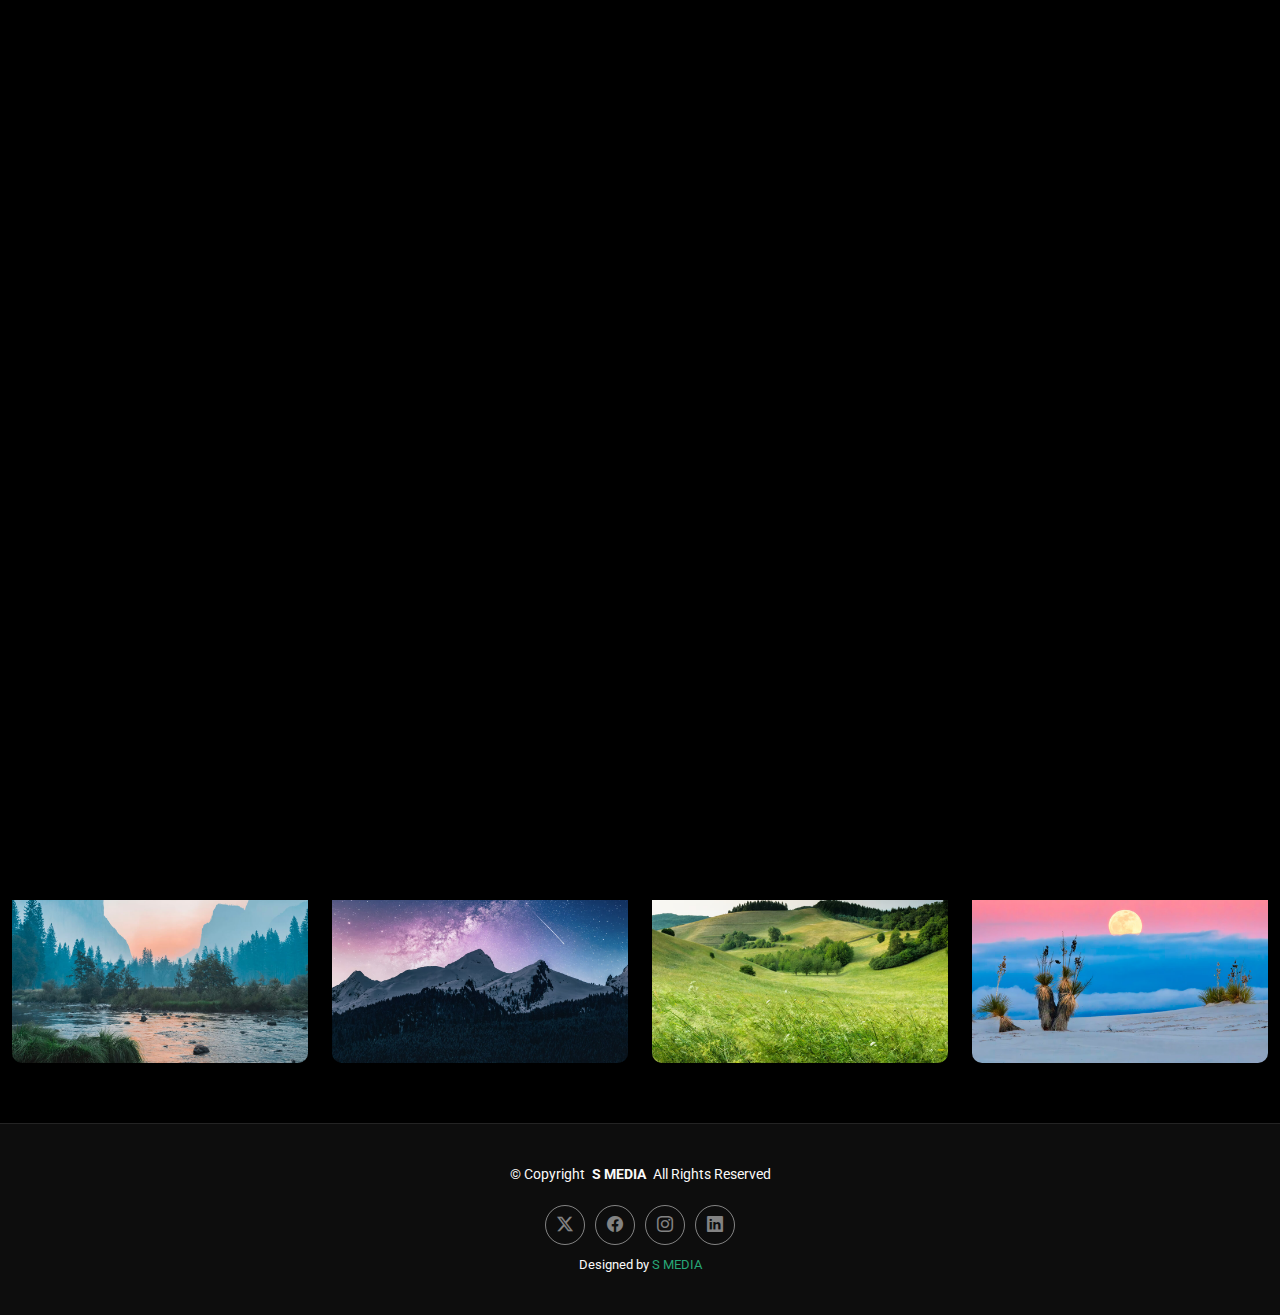
<file: index.html>
<!DOCTYPE html>
<html lang="en">
  <head>
    <meta charset="utf-8" />
    <meta content="width=device-width, initial-scale=1.0" name="viewport" />
    <title>Index - S MEDIA</title>
    <meta content="" name="description" />
    <meta content="" name="keywords" />

    <!-- Favicons -->
    <link href="assets/img/logo-s.jpg" rel="icon" />
    <link href="assets/img/apple-touch-icon.png" rel="apple-touch-icon" />

    <!-- Fonts -->
    <link href="https://fonts.googleapis.com" rel="preconnect" />
    <link href="https://fonts.gstatic.com" rel="preconnect" crossorigin />
    <link
      href="https://fonts.googleapis.com/css2?family=Roboto:ital,wght@0,100;0,300;0,400;0,500;0,700;0,900;1,100;1,300;1,400;1,500;1,700;1,900&family=Inter:wght@100;200;300;400;500;600;700;800;900&family=Cardo:ital,wght@0,400;0,700;1,400;1,700&display=swap"
      rel="stylesheet"
    />

    <!-- Vendor CSS Files -->
    <link href="assets/vendor/bootstrap/css/bootstrap.min.css" rel="stylesheet" />
    <link href="assets/vendor/bootstrap-icons/bootstrap-icons.css" rel="stylesheet" />
    <link href="assets/vendor/aos/aos.css" rel="stylesheet" />
    <link href="assets/vendor/glightbox/css/glightbox.min.css" rel="stylesheet" />
    <link href="assets/vendor/swiper/swiper-bundle.min.css" rel="stylesheet" />

    <!-- Main CSS File -->
    <link href="assets/css/main.css" rel="stylesheet" />

    <!-- =======================================================
  * Template Name: S media
  * Template URL: https://bootstrapmade.com/S media-bootstrap-photography-website-template/
  * Updated: Jun 29 2024 with Bootstrap v5.3.3
  * Author: BootstrapMade.com
  * License: https://bootstrapmade.com/license/
  ======================================================== -->
  </head>

  <body class="index-page">
    <header id="header" class="header d-flex align-items-center sticky-top">
      <div class="container-fluid position-relative d-flex align-items-center justify-content-between">
        <a href="index.html" class="logo d-flex align-items-center me-auto me-xl-0">
          <!-- Uncomment the line below if you also wish to use an image logo -->
          <!-- <img src="assets/img/logo.png" alt=""> -->
          <i class="bi bi-camera"></i>
          <h1 class="sitename">S MEDIA</h1>
        </a>

        <nav id="navmenu" class="navmenu">
          <ul>
            <li>
              <a href="index.html" class="active">Home<br /></a>
            </li>
            <li><a href="about.html">About</a></li>
            <li class="dropdown">
              <a href="gallery.html"><span>Gallery</span> <i class="bi bi-chevron-down toggle-dropdown"></i></a>
              <ul>
                <li><a href="gallery.html">Nature</a></li>
                <li><a href="gallery.html">People</a></li>
                <li><a href="gallery.html">Architecture</a></li>
                <li><a href="gallery.html">Animals</a></li>
                <li><a href="gallery.html">Sports</a></li>
                <li><a href="gallery.html">Travel</a></li>
                <li class="dropdown">
                  <a href="#"><span>Deep Dropdown</span> <i class="bi bi-chevron-down toggle-dropdown"></i></a>
                  <ul>
                    <li><a href="#">Deep Dropdown 1</a></li>
                    <li><a href="#">Deep Dropdown 2</a></li>
                    <li><a href="#">Deep Dropdown 3</a></li>
                    <li><a href="#">Deep Dropdown 4</a></li>
                    <li><a href="#">Deep Dropdown 5</a></li>
                  </ul>
                </li>
              </ul>
            </li>
            <li><a href="services.html">Services</a></li>
            <li><a href="contact.html">Contact</a></li>
          </ul>
          <i class="mobile-nav-toggle d-xl-none bi bi-list"></i>
        </nav>

        <div class="header-social-links">
          <a href="#" class="twitter"><i class="bi bi-twitter-x"></i></a>
          <a href="#" class="facebook"><i class="bi bi-facebook"></i></a>
          <a href="#" class="instagram"><i class="bi bi-instagram"></i></a>
          <a href="#" class="linkedin"><i class="bi bi-linkedin"></i></a>
        </div>
      </div>
    </header>

    <main class="main">
      <!-- Hero Section -->
      <section id="hero" class="hero section">
        <div class="container">
          <div class="row justify-content-center">
            <div class="col-lg-6 text-center" data-aos="fade-up" data-aos-delay="100">
              <h2>
                <span>I'm </span><span class="underlight">SOORAJ KJ</span> a Professional<span>
                  web designer from KOCHI</span
                >
              </h2>
              <p>
                To secure a challenging position as WEB DESIGNER specializing in front-end development Well-versed in
                numerous programming languages
              </p>
              <a href="contact.html" class="btn-get-started">Available for Hire<br /></a>
            </div>
          </div>
        </div>
      </section>
      <!-- /Hero Section -->

      <!-- Gallery Section -->
      <section id="gallery" class="gallery section">
        <div class="container-fluid" data-aos="fade-up" data-aos-delay="100">
          <div class="row gy-4 justify-content-center">
            <div class="col-xl-3 col-lg-4 col-md-6">
              <div class="gallery-item h-100">
                <img src="assets/img/gallery/gallery-1.jpg" class="img-fluid" alt="" />
                <div class="gallery-links d-flex align-items-center justify-content-center">
                  <a href="assets/img/gallery/gallery-1.jpg" title="Gallery 1" class="glightbox preview-link"
                    ><i class="bi bi-arrows-angle-expand"></i
                  ></a>
                  <a href="gallery-single.html" class="details-link"><i class="bi bi-link-45deg"></i></a>
                </div>
              </div>
            </div>
            <!-- End Gallery Item -->

            <div class="col-xl-3 col-lg-4 col-md-6">
              <div class="gallery-item h-100">
                <img src="assets/img/gallery/gallery-2.jpg" class="img-fluid" alt="" />
                <div class="gallery-links d-flex align-items-center justify-content-center">
                  <a href="assets/img/gallery/gallery-2.jpg" title="Gallery 2" class="glightbox preview-link"
                    ><i class="bi bi-arrows-angle-expand"></i
                  ></a>
                  <a href="gallery-single.html" class="details-link"><i class="bi bi-link-45deg"></i></a>
                </div>
              </div>
            </div>
            <!-- End Gallery Item -->

            <div class="col-xl-3 col-lg-4 col-md-6">
              <div class="gallery-item h-100">
                <img src="assets/img/gallery/gallery-3.jpg" class="img-fluid" alt="" />
                <div class="gallery-links d-flex align-items-center justify-content-center">
                  <a href="assets/img/gallery/gallery-3.jpg" title="Gallery 3" class="glightbox preview-link"
                    ><i class="bi bi-arrows-angle-expand"></i
                  ></a>
                  <a href="gallery-single.html" class="details-link"><i class="bi bi-link-45deg"></i></a>
                </div>
              </div>
            </div>
            <!-- End Gallery Item -->

            <div class="col-xl-3 col-lg-4 col-md-6">
              <div class="gallery-item h-100">
                <img src="assets/img/gallery/gallery-4.jpg" class="img-fluid" alt="" />
                <div class="gallery-links d-flex align-items-center justify-content-center">
                  <a href="assets/img/gallery/gallery-4.jpg" title="Gallery 4" class="glightbox preview-link"
                    ><i class="bi bi-arrows-angle-expand"></i
                  ></a>
                  <a href="gallery-single.html" class="details-link"><i class="bi bi-link-45deg"></i></a>
                </div>
              </div>
            </div>
            <!-- End Gallery Item -->

            <div class="col-xl-3 col-lg-4 col-md-6">
              <div class="gallery-item h-100">
                <img src="assets/img/gallery/gallery-5.jpg" class="img-fluid" alt="" />
                <div class="gallery-links d-flex align-items-center justify-content-center">
                  <a href="assets/img/gallery/gallery-5.jpg" title="Gallery 5" class="glightbox preview-link"
                    ><i class="bi bi-arrows-angle-expand"></i
                  ></a>
                  <a href="gallery-single.html" class="details-link"><i class="bi bi-link-45deg"></i></a>
                </div>
              </div>
            </div>
            <!-- End Gallery Item -->

            <div class="col-xl-3 col-lg-4 col-md-6">
              <div class="gallery-item h-100">
                <img src="assets/img/gallery/gallery-6.jpg" class="img-fluid" alt="" />
                <div class="gallery-links d-flex align-items-center justify-content-center">
                  <a href="assets/img/gallery/gallery-6.jpg" title="Gallery 6" class="glightbox preview-link"
                    ><i class="bi bi-arrows-angle-expand"></i
                  ></a>
                  <a href="gallery-single.html" class="details-link"><i class="bi bi-link-45deg"></i></a>
                </div>
              </div>
            </div>
            <!-- End Gallery Item -->

            <div class="col-xl-3 col-lg-4 col-md-6">
              <div class="gallery-item h-100">
                <img src="assets/img/gallery/gallery-7.jpg" class="img-fluid" alt="" />
                <div class="gallery-links d-flex align-items-center justify-content-center">
                  <a href="assets/img/gallery/gallery-7.jpg" title="Gallery 7" class="glightbox preview-link"
                    ><i class="bi bi-arrows-angle-expand"></i
                  ></a>
                  <a href="gallery-single.html" class="details-link"><i class="bi bi-link-45deg"></i></a>
                </div>
              </div>
            </div>
            <!-- End Gallery Item -->

            <div class="col-xl-3 col-lg-4 col-md-6">
              <div class="gallery-item h-100">
                <img src="assets/img/gallery/gallery-8-2.jpg" class="img-fluid" alt="" />
                <div class="gallery-links d-flex align-items-center justify-content-center">
                  <a href="assets/img/gallery/gallery-8-2.jpg" title="Gallery 8" class="glightbox preview-link"
                    ><i class="bi bi-arrows-angle-expand"></i
                  ></a>
                  <a href="gallery-single.html" class="details-link"><i class="bi bi-link-45deg"></i></a>
                </div>
              </div>
            </div>
            <!-- End Gallery Item -->
          </div>
        </div>
      </section>
      <!-- /Gallery Section -->
    </main>

    <footer id="footer" class="footer">
      <div class="container">
        <div class="copyright text-center">
          <p>
            © <span>Copyright</span> <strong class="px-1 sitename">S MEDIA</strong> <span>All Rights Reserved</span>
          </p>
        </div>
        <div class="social-links d-flex justify-content-center">
          <a href=""><i class="bi bi-twitter-x"></i></a>
          <a href=""><i class="bi bi-facebook"></i></a>
          <a href=""><i class="bi bi-instagram"></i></a>
          <a href=""><i class="bi bi-linkedin"></i></a>
        </div>
        <div class="credits">
          <!-- All the links in the footer should remain intact. -->
          <!-- You can delete the links only if you've purchased the pro version. -->
          <!-- Licensing information: https://bootstrapmade.com/license/ -->
          <!-- Purchase the pro version with working PHP/AJAX contact form: [buy-url] -->
          Designed by <a href="https://bootstrapmade.com/">S MEDIA</a>
        </div>
      </div>
    </footer>

    <!-- Scroll Top -->
    <a href="#" id="scroll-top" class="scroll-top d-flex align-items-center justify-content-center"
      ><i class="bi bi-arrow-up-short"></i
    ></a>

    <!-- Preloader -->
    <div id="preloader">
      <div class="line"></div>
    </div>

    <!-- Vendor JS Files -->
    <script src="assets/vendor/bootstrap/js/bootstrap.bundle.min.js"></script>
    <script src="assets/vendor/php-email-form/validate.js"></script>
    <script src="assets/vendor/aos/aos.js"></script>
    <script src="assets/vendor/glightbox/js/glightbox.min.js"></script>
    <script src="assets/vendor/swiper/swiper-bundle.min.js"></script>

    <!-- Main JS File -->
    <script src="assets/js/main.js"></script>
  </body>
</html>
</file>
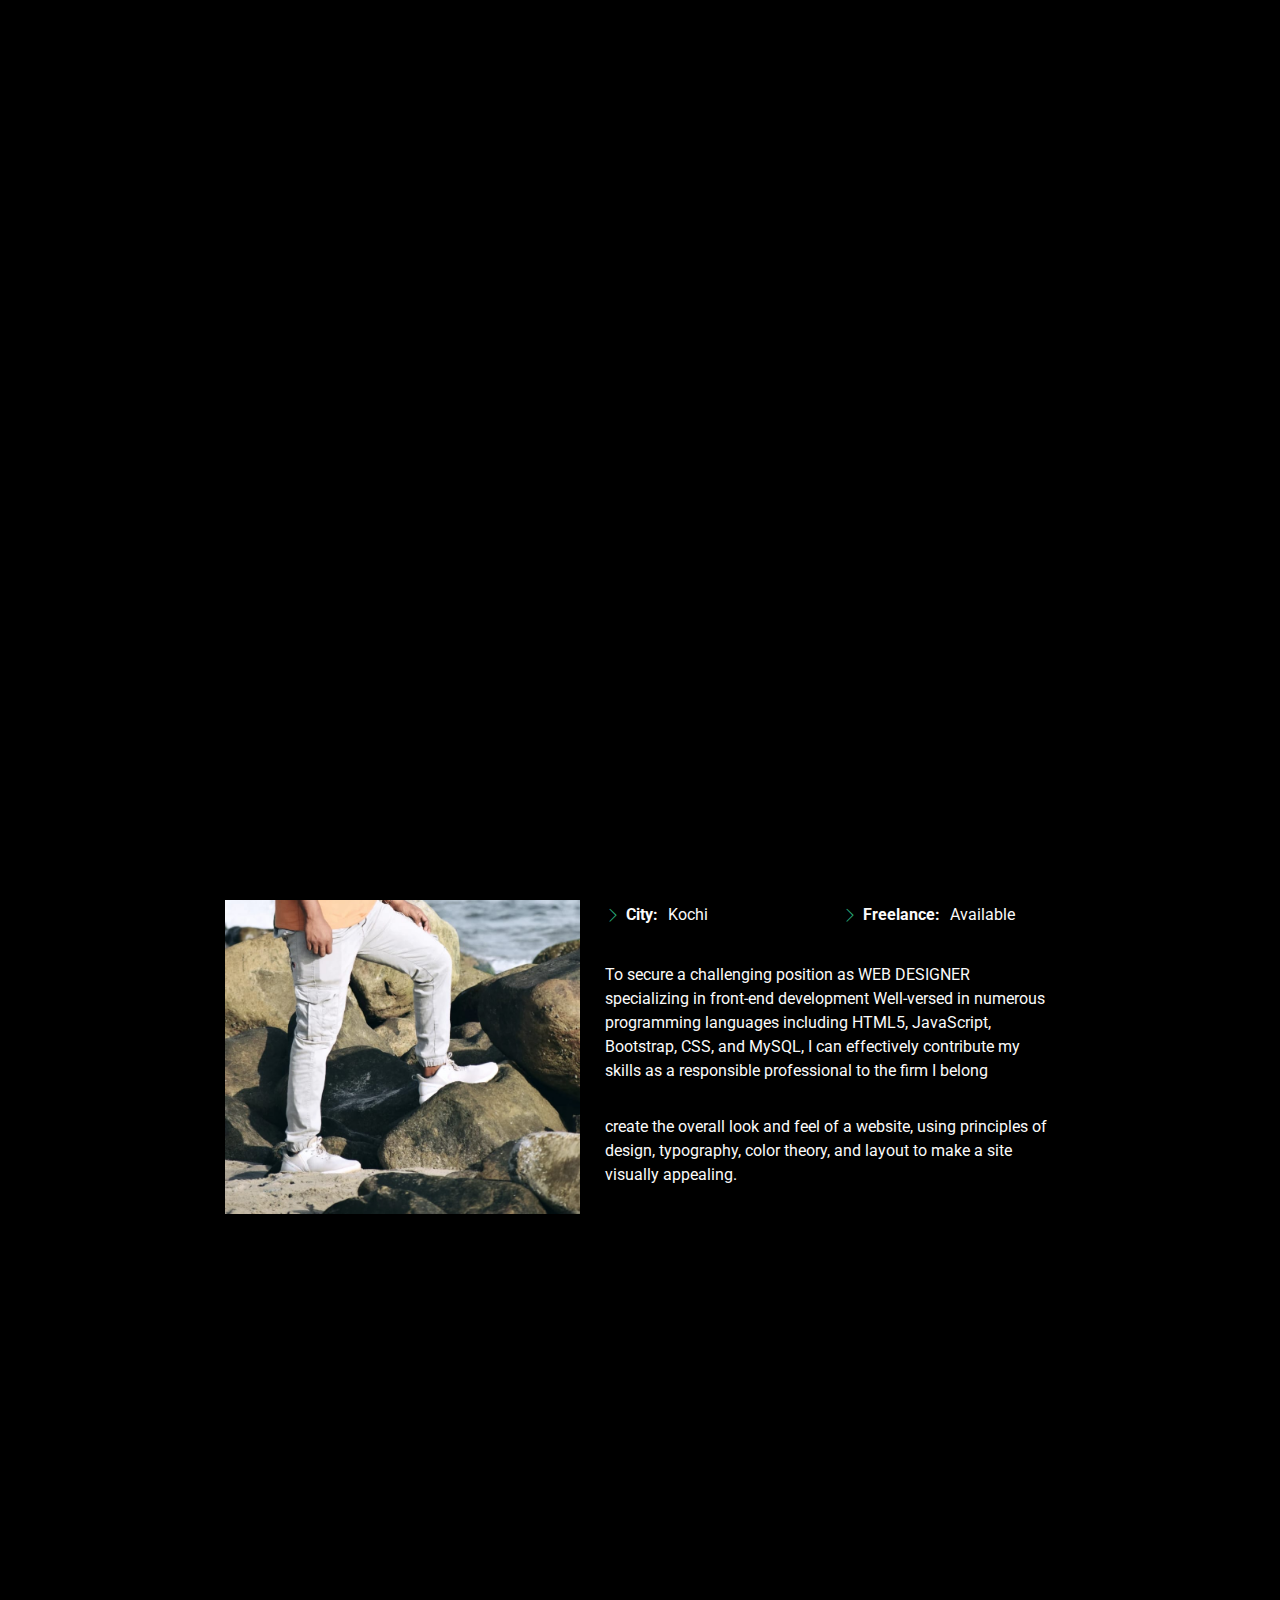
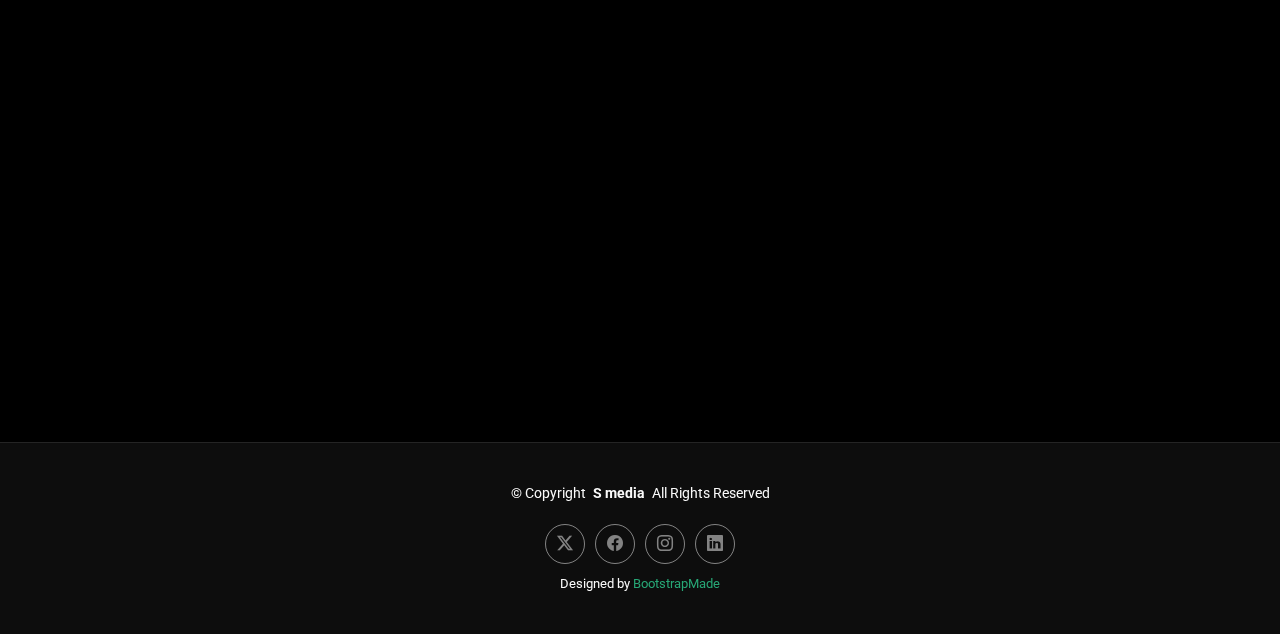
<file: about.html>
<!DOCTYPE html>
<html lang="en">
  <head>
    <meta charset="utf-8" />
    <meta content="width=device-width, initial-scale=1.0" name="viewport" />
    <title>About - S media Bootstrap Template</title>
    <meta content="" name="description" />
    <meta content="" name="keywords" />

    <!-- Favicons -->
    <link href="assets/img/favicon.png" rel="icon" />
    <link href="assets/img/apple-touch-icon.png" rel="apple-touch-icon" />

    <!-- Fonts -->
    <link href="https://fonts.googleapis.com" rel="preconnect" />
    <link href="https://fonts.gstatic.com" rel="preconnect" crossorigin />
    <link
      href="https://fonts.googleapis.com/css2?family=Roboto:ital,wght@0,100;0,300;0,400;0,500;0,700;0,900;1,100;1,300;1,400;1,500;1,700;1,900&family=Inter:wght@100;200;300;400;500;600;700;800;900&family=Cardo:ital,wght@0,400;0,700;1,400;1,700&display=swap"
      rel="stylesheet"
    />

    <!-- Vendor CSS Files -->
    <link href="assets/vendor/bootstrap/css/bootstrap.min.css" rel="stylesheet" />
    <link href="assets/vendor/bootstrap-icons/bootstrap-icons.css" rel="stylesheet" />
    <link href="assets/vendor/aos/aos.css" rel="stylesheet" />
    <link href="assets/vendor/glightbox/css/glightbox.min.css" rel="stylesheet" />
    <link href="assets/vendor/swiper/swiper-bundle.min.css" rel="stylesheet" />

    <!-- Main CSS File -->
    <link href="assets/css/main.css" rel="stylesheet" />

    <!-- =======================================================
  * Template Name: S media
  * Template URL: https://bootstrapmade.com/S media-bootstrap-photography-website-template/
  * Updated: Jun 29 2024 with Bootstrap v5.3.3
  * Author: BootstrapMade.com
  * License: https://bootstrapmade.com/license/
  ======================================================== -->
  </head>

  <body class="about-page">
    <header id="header" class="header d-flex align-items-center sticky-top">
      <div class="container-fluid position-relative d-flex align-items-center justify-content-between">
        <a href="index.html" class="logo d-flex align-items-center me-auto me-xl-0">
          <!-- Uncomment the line below if you also wish to use an image logo -->
          <!-- <img src="assets/img/logo.png" alt=""> -->
          <i class="bi bi-camera"></i>
          <h1 class="sitename">S media</h1>
        </a>

        <nav id="navmenu" class="navmenu">
          <ul>
            <li>
              <a href="index.html">Home<br /></a>
            </li>
            <li><a href="about.html" class="active">About</a></li>
            <li class="dropdown">
              <a href="gallery.html"><span>Gallery</span> <i class="bi bi-chevron-down toggle-dropdown"></i></a>
              <ul>
                <li><a href="gallery.html">Nature</a></li>
                <li><a href="gallery.html">People</a></li>
                <li><a href="gallery.html">Architecture</a></li>
                <li><a href="gallery.html">Animals</a></li>
                <li><a href="gallery.html">Sports</a></li>
                <li><a href="gallery.html">Travel</a></li>
                <li class="dropdown">
                  <a href="#"><span>Deep Dropdown</span> <i class="bi bi-chevron-down toggle-dropdown"></i></a>
                  <ul>
                    <li><a href="#">Deep Dropdown 1</a></li>
                    <li><a href="#">Deep Dropdown 2</a></li>
                    <li><a href="#">Deep Dropdown 3</a></li>
                    <li><a href="#">Deep Dropdown 4</a></li>
                    <li><a href="#">Deep Dropdown 5</a></li>
                  </ul>
                </li>
              </ul>
            </li>
            <li><a href="services.html">Services</a></li>
            <li><a href="contact.html">Contact</a></li>
          </ul>
          <i class="mobile-nav-toggle d-xl-none bi bi-list"></i>
        </nav>

        <div class="header-social-links">
          <a href="#" class="twitter"><i class="bi bi-twitter-x"></i></a>
          <a href="#" class="facebook"><i class="bi bi-facebook"></i></a>
          <a href="#" class="instagram"><i class="bi bi-instagram"></i></a>
          <a href="#" class="linkedin"><i class="bi bi-linkedin"></i></a>
        </div>
      </div>
    </header>

    <main class="main">
      <!-- Page Title -->
      <div class="page-title" data-aos="fade">
        <div class="heading">
          <div class="container">
            <div class="row d-flex justify-content-center text-center">
              <div class="col-lg-8">
                <h1>About</h1>
                <p class="mb-0">
                  Create visually appealing website layouts using HTML, CSS, and JavaScript. Ensure designs are
                  responsive and work across different devices and browsers.
                </p>
                <a href="contact.html" class="cta-btn">Available for Hire<br /></a>
              </div>
            </div>
          </div>
        </div>
        <nav class="breadcrumbs">
          <div class="container">
            <ol>
              <li><a href="index.html">Home</a></li>
              <li class="current">About</li>
            </ol>
          </div>
        </nav>
      </div>
      <!-- End Page Title -->

      <!-- About Section -->
      <section id="about" class="about section">
        <div class="container" data-aos="fade-up" data-aos-delay="100">
          <div class="row gy-4 justify-content-center">
            <div class="col-lg-4">
              <img src="assets/img/PR-1.jpeg" class="img-fluid" alt="" />
            </div>
            <div class="col-lg-5 content">
              <h2>UI/UX DesiProfessional WEB DESIGNER from KOCHI &amp; Web Developer.</h2>
              <p class="fst-italic py-3">
                Lorem ipsum dolor sit amet, consectetur adipiscing elit, sed do eiusmod tempor incididunt ut labore et
                dolore magna aliqua.
              </p>
              <div class="row">
                <div class="col-lg-6">
                  <ul>
                    <li><i class="bi bi-chevron-right"></i> <strong>Birthday:</strong> <span>22 AUG 1995</span></li>
                    <li><i class="bi bi-chevron-right"></i> <strong>Website:</strong> <span>www.sn.com</span></li>
                    <li><i class="bi bi-chevron-right"></i> <strong>Phone:</strong> <span>9567501603</span></li>
                    <li><i class="bi bi-chevron-right"></i> <strong>City:</strong> <span>Kochi</span></li>
                  </ul>
                </div>
                <div class="col-lg-6">
                  <ul>
                    <li><i class="bi bi-chevron-right"></i> <strong>Age:</strong> <span>27</span></li>
                    <li><i class="bi bi-chevron-right"></i> <strong>Degree:</strong> <span>Master</span></li>
                    <li><i class="bi bi-chevron-right"></i> <strong>Email:</strong> <span>soorajkj194@com</span></li>
                    <li><i class="bi bi-chevron-right"></i> <strong>Freelance:</strong> <span>Available</span></li>
                  </ul>
                </div>
              </div>
              <p class="py-3">
                To secure a challenging position as WEB DESIGNER specializing in front-end development Well-versed in
                numerous programming languages including HTML5, JavaScript, Bootstrap, CSS, and MySQL, I can effectively
                contribute my skills as a responsible professional to the firm I belong
              </p>
              <p class="m-0">
                create the overall look and feel of a website, using principles of design, typography, color theory, and
                layout to make a site visually appealing.
              </p>
            </div>
          </div>
        </div>
      </section>
      <!-- /About Section -->

      <!-- Testimonials Section -->
      <section id="testimonials" class="testimonials section">
        <!-- Section Title -->
        <div class="container section-title" data-aos="fade-up">
          <h2>Testimonials</h2>
          <p>What they are saying</p>
        </div>
        <!-- End Section Title -->

        <div class="container" data-aos="fade-up" data-aos-delay="100">
          <div class="swiper init-swiper">
            <script type="application/json" class="swiper-config">
              {
                "loop": true,
                "speed": 600,
                "autoplay": {
                  "delay": 5000
                },
                "slidesPerView": "auto",
                "pagination": {
                  "el": ".swiper-pagination",
                  "type": "bullets",
                  "clickable": true
                },
                "breakpoints": {
                  "320": {
                    "slidesPerView": 1,
                    "spaceBetween": 40
                  },
                  "1200": {
                    "slidesPerView": 3,
                    "spaceBetween": 1
                  }
                }
              }
            </script>
            <div class="swiper-wrapper">
              <div class="swiper-slide">
                <div class="testimonial-item">
                  <div class="stars">
                    <i class="bi bi-star-fill"></i><i class="bi bi-star-fill"></i><i class="bi bi-star-fill"></i
                    ><i class="bi bi-star-fill"></i><i class="bi bi-star-fill"></i>
                  </div>
                  <p>
                    Proin iaculis purus consequat sem cure digni ssim donec porttitora entum suscipit rhoncus.
                    Accusantium quam, ultricies eget id, aliquam eget nibh et. Maecen aliquam, risus at semper.
                  </p>
                  <div class="profile mt-auto">
                    <img src="assets/img/testimonials/testimonials-1.jpg" class="testimonial-img" alt="" />
                    <h3>Saul Goodman</h3>
                    <h4>Ceo &amp; Founder</h4>
                  </div>
                </div>
              </div>
              <!-- End testimonial item -->

              <div class="swiper-slide">
                <div class="testimonial-item">
                  <div class="stars">
                    <i class="bi bi-star-fill"></i><i class="bi bi-star-fill"></i><i class="bi bi-star-fill"></i
                    ><i class="bi bi-star-fill"></i><i class="bi bi-star-fill"></i>
                  </div>
                  <p>
                    Export tempor illum tamen malis malis eram quae irure esse labore quem cillum quid cillum eram malis
                    quorum velit fore eram velit sunt aliqua noster fugiat irure amet legam anim culpa.
                  </p>
                  <div class="profile mt-auto">
                    <img src="assets/img/testimonials/testimonials-2.jpg" class="testimonial-img" alt="" />
                    <h3>Sara Wilsson</h3>
                    <h4>Designer</h4>
                  </div>
                </div>
              </div>
              <!-- End testimonial item -->

              <div class="swiper-slide">
                <div class="testimonial-item">
                  <div class="stars">
                    <i class="bi bi-star-fill"></i><i class="bi bi-star-fill"></i><i class="bi bi-star-fill"></i
                    ><i class="bi bi-star-fill"></i><i class="bi bi-star-fill"></i>
                  </div>
                  <p>
                    Enim nisi quem export duis labore cillum quae magna enim sint quorum nulla quem veniam duis minim
                    tempor labore quem eram duis noster aute amet eram fore quis sint minim.
                  </p>
                  <div class="profile mt-auto">
                    <img src="assets/img/testimonials/testimonials-3.jpg" class="testimonial-img" alt="" />
                    <h3>Jena Karlis</h3>
                    <h4>Store Owner</h4>
                  </div>
                </div>
              </div>
              <!-- End testimonial item -->

              <div class="swiper-slide">
                <div class="testimonial-item">
                  <div class="stars">
                    <i class="bi bi-star-fill"></i><i class="bi bi-star-fill"></i><i class="bi bi-star-fill"></i
                    ><i class="bi bi-star-fill"></i><i class="bi bi-star-fill"></i>
                  </div>
                  <p>
                    Fugiat enim eram quae cillum dolore dolor amet nulla culpa multos export minim fugiat minim velit
                    minim dolor enim duis veniam ipsum anim magna sunt elit fore quem dolore labore illum veniam.
                  </p>
                  <div class="profile mt-auto">
                    <img src="assets/img/testimonials/testimonials-4.jpg" class="testimonial-img" alt="" />
                    <h3>Matt Brandon</h3>
                    <h4>Freelancer</h4>
                  </div>
                </div>
              </div>
              <!-- End testimonial item -->

              <div class="swiper-slide">
                <div class="testimonial-item">
                  <div class="stars">
                    <i class="bi bi-star-fill"></i><i class="bi bi-star-fill"></i><i class="bi bi-star-fill"></i
                    ><i class="bi bi-star-fill"></i><i class="bi bi-star-fill"></i>
                  </div>
                  <p>
                    Quis quorum aliqua sint quem legam fore sunt eram irure aliqua veniam tempor noster veniam enim
                    culpa labore duis sunt culpa nulla illum cillum fugiat legam esse veniam culpa fore nisi cillum
                    quid.
                  </p>
                  <div class="profile mt-auto">
                    <img src="assets/img/testimonials/testimonials-5.jpg" class="testimonial-img" alt="" />
                    <h3>John Larson</h3>
                    <h4>Entrepreneur</h4>
                  </div>
                </div>
              </div>
              <!-- End testimonial item -->
            </div>
            <div class="swiper-pagination"></div>
          </div>
        </div>
      </section>
      <!-- /Testimonials Section -->
    </main>

    <footer id="footer" class="footer">
      <div class="container">
        <div class="copyright text-center">
          <p>
            © <span>Copyright</span> <strong class="px-1 sitename">S media</strong> <span>All Rights Reserved</span>
          </p>
        </div>
        <div class="social-links d-flex justify-content-center">
          <a href=""><i class="bi bi-twitter-x"></i></a>
          <a href=""><i class="bi bi-facebook"></i></a>
          <a href=""><i class="bi bi-instagram"></i></a>
          <a href=""><i class="bi bi-linkedin"></i></a>
        </div>
        <div class="credits">
          <!-- All the links in the footer should remain intact. -->
          <!-- You can delete the links only if you've purchased the pro version. -->
          <!-- Licensing information: https://bootstrapmade.com/license/ -->
          <!-- Purchase the pro version with working PHP/AJAX contact form: [buy-url] -->
          Designed by <a href="https://bootstrapmade.com/">BootstrapMade</a>
        </div>
      </div>
    </footer>

    <!-- Scroll Top -->
    <a href="#" id="scroll-top" class="scroll-top d-flex align-items-center justify-content-center"
      ><i class="bi bi-arrow-up-short"></i
    ></a>

    <!-- Preloader -->
    <div id="preloader">
      <div class="line"></div>
    </div>

    <!-- Vendor JS Files -->
    <script src="assets/vendor/bootstrap/js/bootstrap.bundle.min.js"></script>
    <script src="assets/vendor/php-email-form/validate.js"></script>
    <script src="assets/vendor/aos/aos.js"></script>
    <script src="assets/vendor/glightbox/js/glightbox.min.js"></script>
    <script src="assets/vendor/swiper/swiper-bundle.min.js"></script>

    <!-- Main JS File -->
    <script src="assets/js/main.js"></script>
  </body>
</html>
</file>
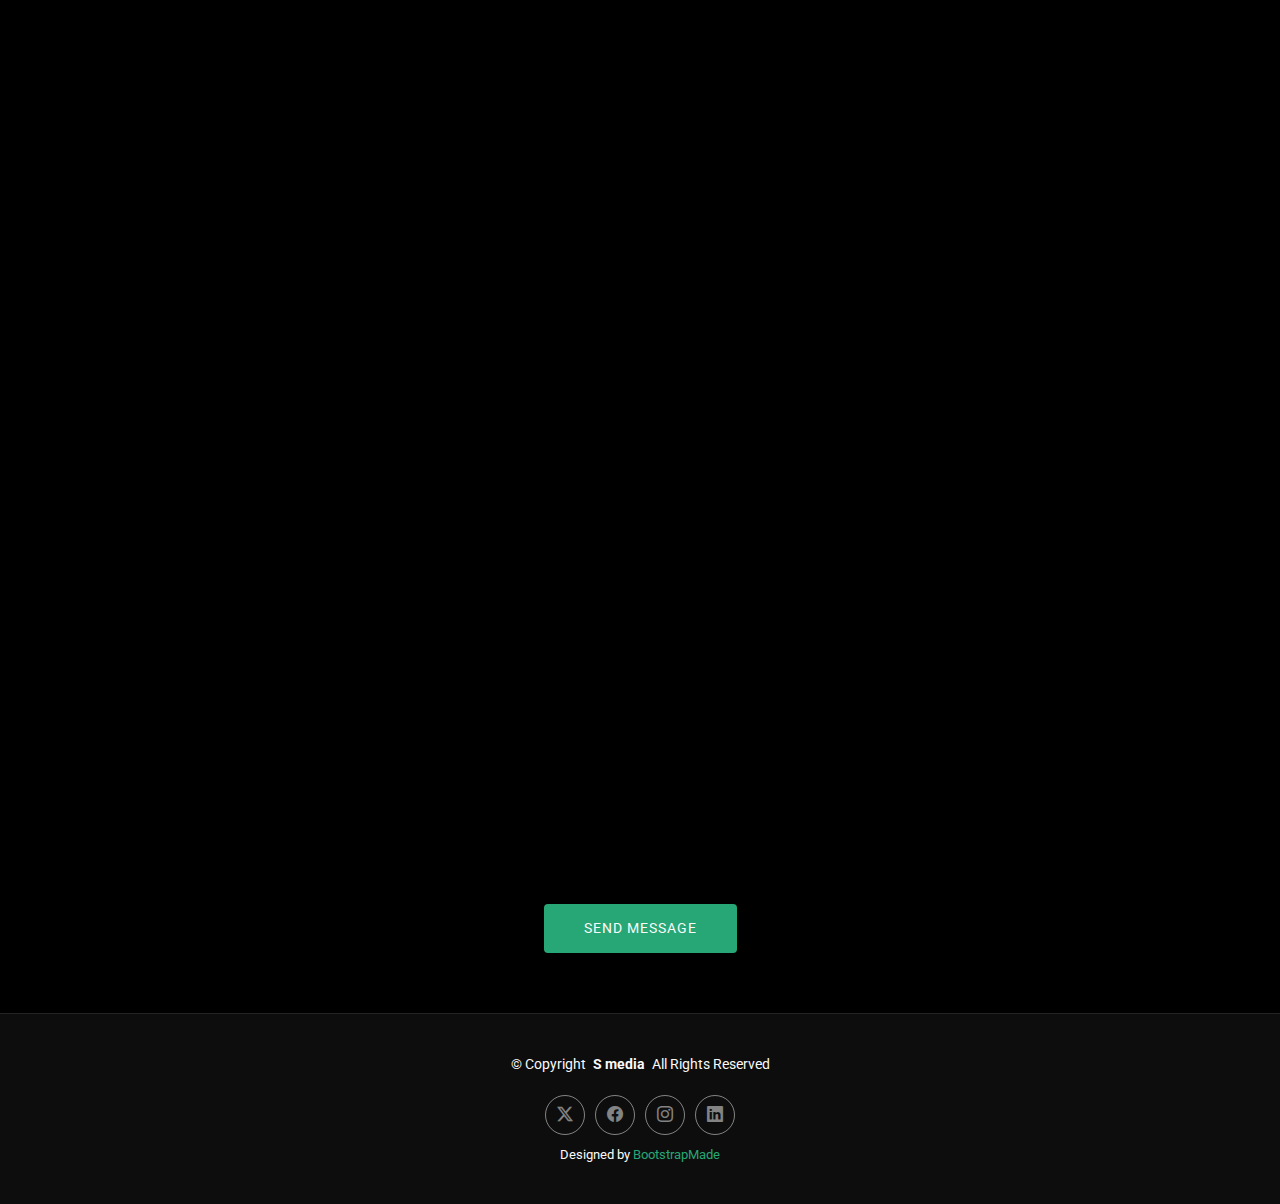
<file: contact.html>
<!DOCTYPE html>
<html lang="en">
  <head>
    <meta charset="utf-8" />
    <meta content="width=device-width, initial-scale=1.0" name="viewport" />
    <title>Contact - S media Bootstrap Template</title>
    <meta content="" name="description" />
    <meta content="" name="keywords" />

    <!-- Favicons -->
    <link href="assets/img/favicon.png" rel="icon" />
    <link href="assets/img/apple-touch-icon.png" rel="apple-touch-icon" />

    <!-- Fonts -->
    <link href="https://fonts.googleapis.com" rel="preconnect" />
    <link href="https://fonts.gstatic.com" rel="preconnect" crossorigin />
    <link
      href="https://fonts.googleapis.com/css2?family=Roboto:ital,wght@0,100;0,300;0,400;0,500;0,700;0,900;1,100;1,300;1,400;1,500;1,700;1,900&family=Inter:wght@100;200;300;400;500;600;700;800;900&family=Cardo:ital,wght@0,400;0,700;1,400;1,700&display=swap"
      rel="stylesheet"
    />

    <!-- Vendor CSS Files -->
    <link href="assets/vendor/bootstrap/css/bootstrap.min.css" rel="stylesheet" />
    <link href="assets/vendor/bootstrap-icons/bootstrap-icons.css" rel="stylesheet" />
    <link href="assets/vendor/aos/aos.css" rel="stylesheet" />
    <link href="assets/vendor/glightbox/css/glightbox.min.css" rel="stylesheet" />
    <link href="assets/vendor/swiper/swiper-bundle.min.css" rel="stylesheet" />

    <!-- Main CSS File -->
    <link href="assets/css/main.css" rel="stylesheet" />

    <!-- =======================================================
  * Template Name: S media
  * Template URL: https://bootstrapmade.com/S media-bootstrap-photography-website-template/
  * Updated: Jun 29 2024 with Bootstrap v5.3.3
  * Author: BootstrapMade.com
  * License: https://bootstrapmade.com/license/
  ======================================================== -->
  </head>

  <body class="contact-page">
    <header id="header" class="header d-flex align-items-center sticky-top">
      <div class="container-fluid position-relative d-flex align-items-center justify-content-between">
        <a href="index.html" class="logo d-flex align-items-center me-auto me-xl-0">
          <!-- Uncomment the line below if you also wish to use an image logo -->
          <!-- <img src="assets/img/logo.png" alt=""> -->
          <i class="bi bi-camera"></i>
          <h1 class="sitename">S media</h1>
        </a>

        <nav id="navmenu" class="navmenu">
          <ul>
            <li>
              <a href="index.html">Home<br /></a>
            </li>
            <li><a href="about.html">About</a></li>
            <li class="dropdown">
              <a href="gallery.html"><span>Gallery</span> <i class="bi bi-chevron-down toggle-dropdown"></i></a>
              <ul>
                <li><a href="gallery.html">Nature</a></li>
                <li><a href="gallery.html">People</a></li>
                <li><a href="gallery.html">Architecture</a></li>
                <li><a href="gallery.html">Animals</a></li>
                <li><a href="gallery.html">Sports</a></li>
                <li><a href="gallery.html">Travel</a></li>
                <li class="dropdown">
                  <a href="#"><span>Deep Dropdown</span> <i class="bi bi-chevron-down toggle-dropdown"></i></a>
                  <ul>
                    <li><a href="#">Deep Dropdown 1</a></li>
                    <li><a href="#">Deep Dropdown 2</a></li>
                    <li><a href="#">Deep Dropdown 3</a></li>
                    <li><a href="#">Deep Dropdown 4</a></li>
                    <li><a href="#">Deep Dropdown 5</a></li>
                  </ul>
                </li>
              </ul>
            </li>
            <li><a href="services.html">Services</a></li>
            <li><a href="contact.html" class="active">Contact</a></li>
          </ul>
          <i class="mobile-nav-toggle d-xl-none bi bi-list"></i>
        </nav>

        <div class="header-social-links">
          <a href="#" class="twitter"><i class="bi bi-twitter-x"></i></a>
          <a href="#" class="facebook"><i class="bi bi-facebook"></i></a>
          <a href="#" class="instagram"><i class="bi bi-instagram"></i></a>
          <a href="#" class="linkedin"><i class="bi bi-linkedin"></i></a>
        </div>
      </div>
    </header>

    <main class="main">
      <!-- Page Title -->
      <div class="page-title" data-aos="fade">
        <div class="heading">
          <div class="container">
            <div class="row d-flex justify-content-center text-center">
              <div class="col-lg-8">
                <h1>Contact</h1>
                <p class="mb-0">
                  Develop visually appealing website designs that align with our brand and project objectives.
                </p>
              </div>
            </div>
          </div>
        </div>
        <nav class="breadcrumbs">
          <div class="container">
            <ol>
              <li><a href="index.html">Home</a></li>
              <li class="current">Contact</li>
            </ol>
          </div>
        </nav>
      </div>
      <!-- End Page Title -->

      <!-- Contact Section -->
      <section id="contact" class="contact section">
        <div class="container" data-aos="fade-up" data-aos-delay="100">
          <div class="info-wrap" data-aos="fade-up" data-aos-delay="200">
            <div class="row gy-5">
              <div class="col-lg-4">
                <div class="info-item d-flex align-items-center">
                  <i class="bi bi-geo-alt flex-shrink-0"></i>
                  <div>
                    <h3>Location</h3>
                    <p>Freelance</p>
                  </div>
                </div>
              </div>
              <!-- End Info Item -->

              <div class="col-lg-4">
                <div class="info-item d-flex align-items-center">
                  <i class="bi bi-telephone flex-shrink-0"></i>
                  <div>
                    <h3>Call</h3>
                    <p>9567501603</p>
                  </div>
                </div>
              </div>
              <!-- End Info Item -->

              <div class="col-lg-4">
                <div class="info-item d-flex align-items-center">
                  <i class="bi bi-envelope flex-shrink-0"></i>
                  <div>
                    <h3>Email</h3>
                    <p>www.sn.com</p>
                  </div>
                </div>
              </div>
              <!-- End Info Item -->
            </div>
          </div>

          <form action="forms/contact.php" method="post" class="php-email-form" data-aos="fade-up" data-aos-delay="300">
            <div class="row gy-4">
              <div class="col-md-6">
                <input type="text" name="name" class="form-control" placeholder="Your Name" required="" />
              </div>

              <div class="col-md-6">
                <input type="email" class="form-control" name="email" placeholder="Your Email" required="" />
              </div>

              <div class="col-md-12">
                <input type="text" class="form-control" name="subject" placeholder="Subject" required="" />
              </div>

              <div class="col-md-12">
                <textarea class="form-control" name="message" rows="6" placeholder="Message" required=""></textarea>
              </div>

              <div class="col-md-12 text-center">
                <div class="loading">Loading</div>
                <div class="error-message"></div>
                <div class="sent-message">Your message has been sent. Thank you!</div>

                <button type="submit">Send Message</button>
              </div>
            </div>
          </form>
          <!-- End Contact Form -->
        </div>
      </section>
      <!-- /Contact Section -->
    </main>

    <footer id="footer" class="footer">
      <div class="container">
        <div class="copyright text-center">
          <p>
            © <span>Copyright</span> <strong class="px-1 sitename">S media</strong> <span>All Rights Reserved</span>
          </p>
        </div>
        <div class="social-links d-flex justify-content-center">
          <a href=""><i class="bi bi-twitter-x"></i></a>
          <a href=""><i class="bi bi-facebook"></i></a>
          <a href=""><i class="bi bi-instagram"></i></a>
          <a href=""><i class="bi bi-linkedin"></i></a>
        </div>
        <div class="credits">
          <!-- All the links in the footer should remain intact. -->
          <!-- You can delete the links only if you've purchased the pro version. -->
          <!-- Licensing information: https://bootstrapmade.com/license/ -->
          <!-- Purchase the pro version with working PHP/AJAX contact form: [buy-url] -->
          Designed by <a href="https://bootstrapmade.com/">BootstrapMade</a>
        </div>
      </div>
    </footer>

    <!-- Scroll Top -->
    <a href="#" id="scroll-top" class="scroll-top d-flex align-items-center justify-content-center"
      ><i class="bi bi-arrow-up-short"></i
    ></a>

    <!-- Preloader -->
    <div id="preloader">
      <div class="line"></div>
    </div>

    <!-- Vendor JS Files -->
    <script src="assets/vendor/bootstrap/js/bootstrap.bundle.min.js"></script>
    <script src="assets/vendor/php-email-form/validate.js"></script>
    <script src="assets/vendor/aos/aos.js"></script>
    <script src="assets/vendor/glightbox/js/glightbox.min.js"></script>
    <script src="assets/vendor/swiper/swiper-bundle.min.js"></script>

    <!-- Main JS File -->
    <script src="assets/js/main.js"></script>
  </body>
</html>
</file>
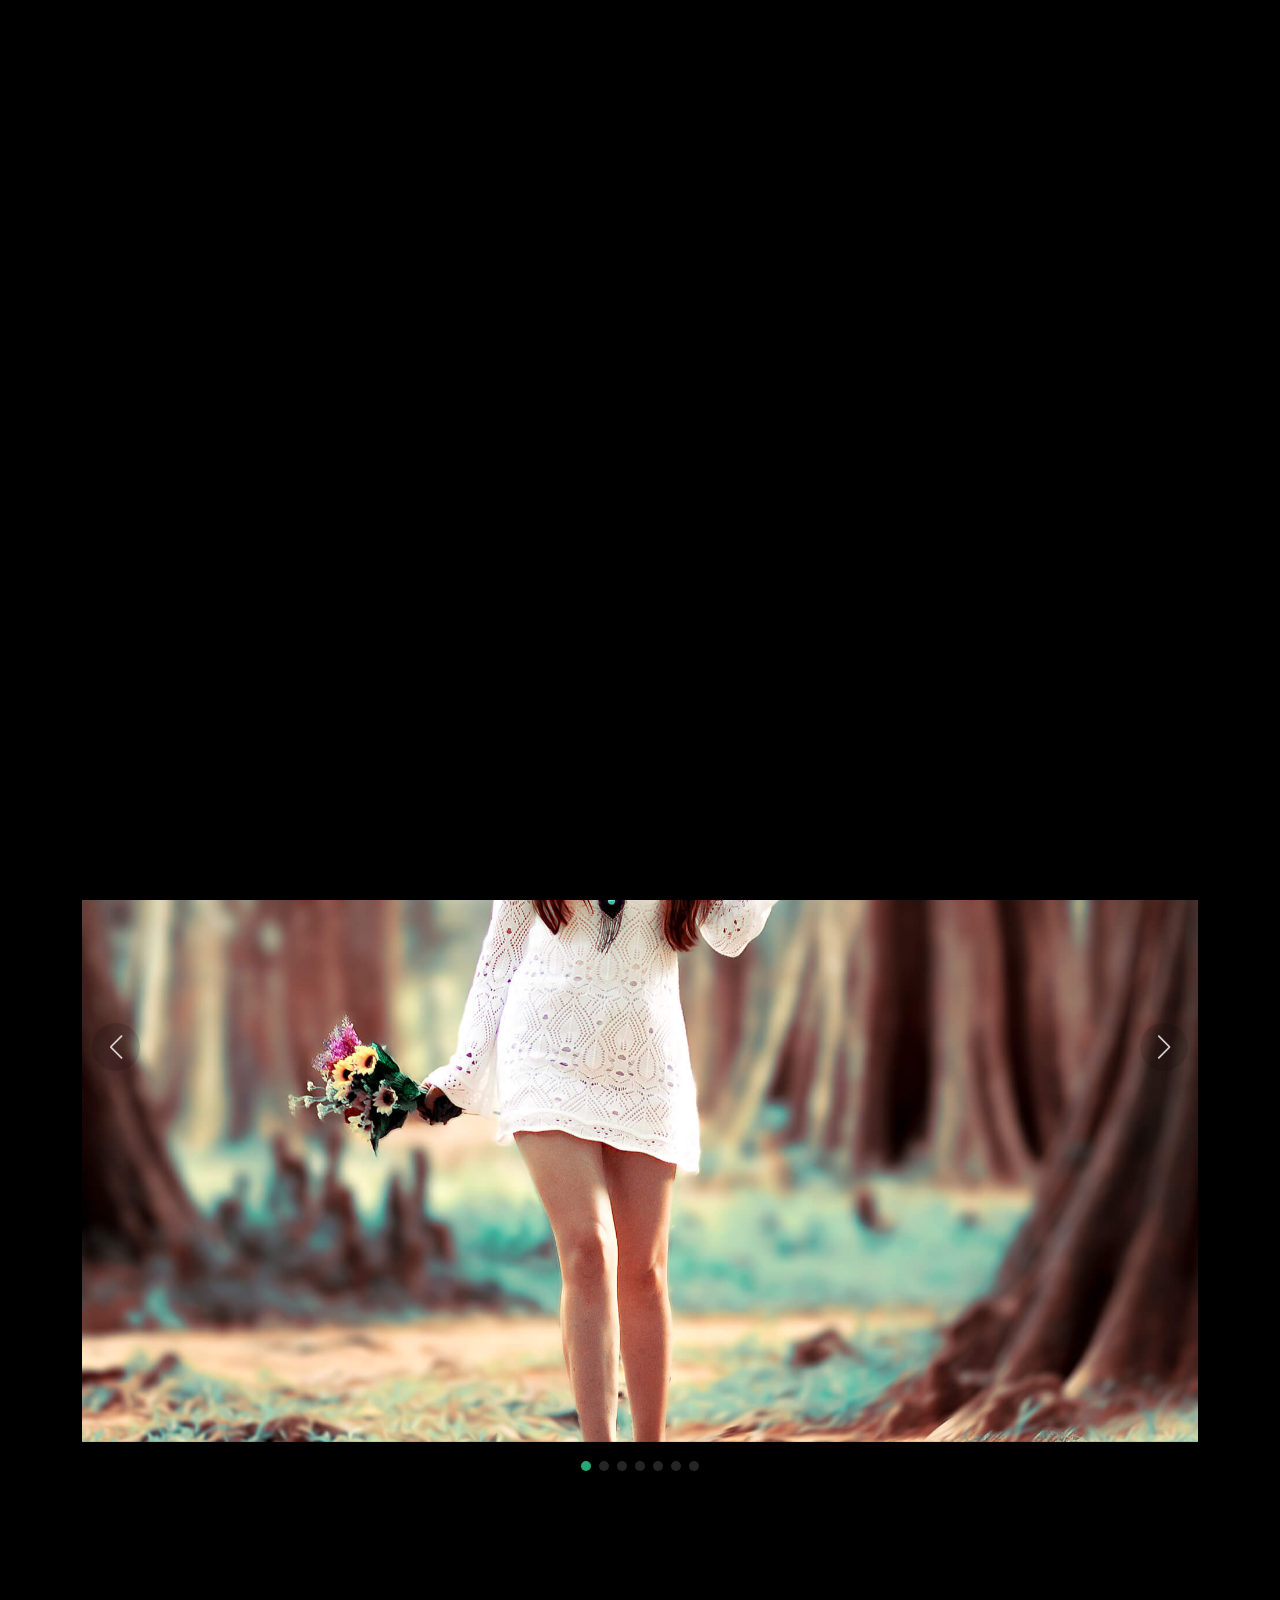
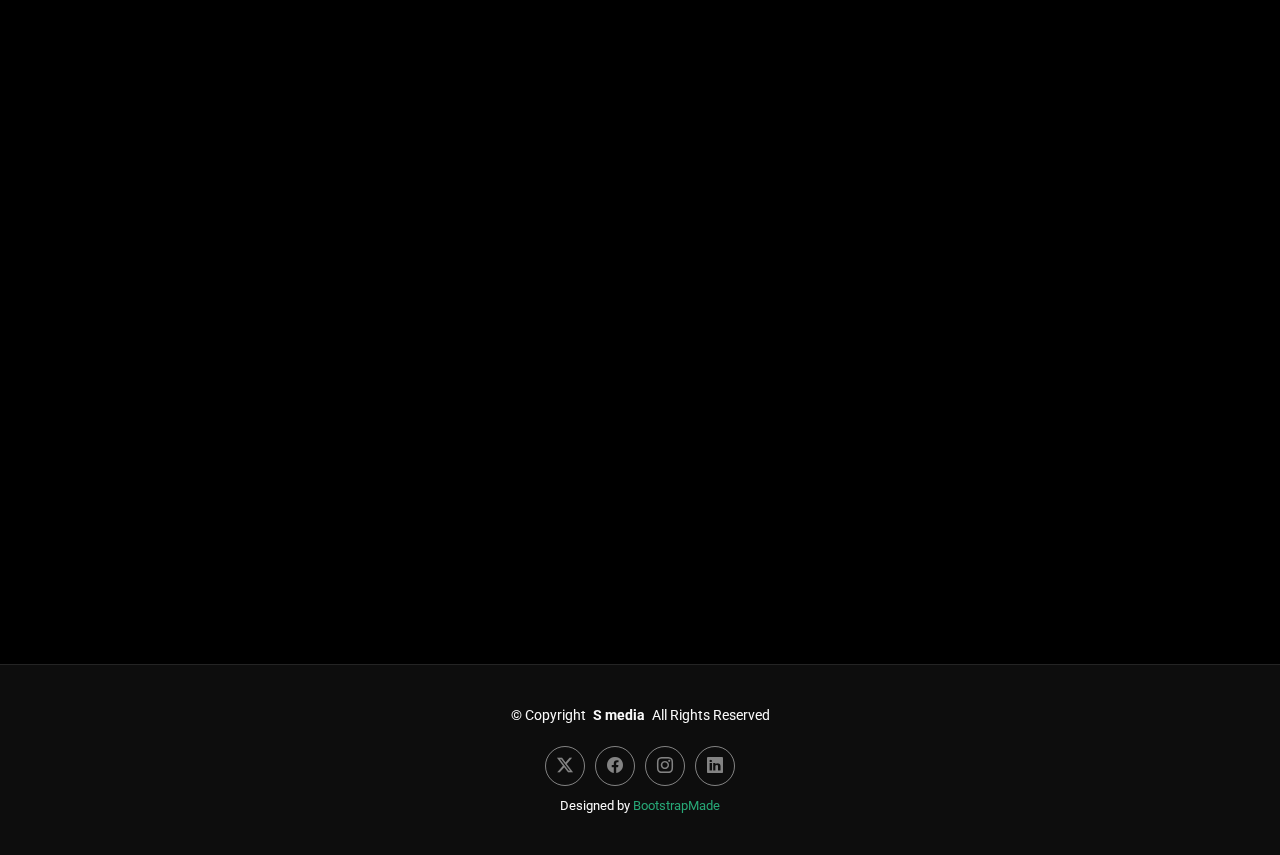
<file: gallery-single.html>
<!DOCTYPE html>
<html lang="en">
  <head>
    <meta charset="utf-8" />
    <meta content="width=device-width, initial-scale=1.0" name="viewport" />
    <title>Gallery Single - S media Bootstrap Template</title>
    <meta content="" name="description" />
    <meta content="" name="keywords" />

    <!-- Favicons -->
    <link href="assets/img/favicon.png" rel="icon" />
    <link href="assets/img/apple-touch-icon.png" rel="apple-touch-icon" />

    <!-- Fonts -->
    <link href="https://fonts.googleapis.com" rel="preconnect" />
    <link href="https://fonts.gstatic.com" rel="preconnect" crossorigin />
    <link
      href="https://fonts.googleapis.com/css2?family=Roboto:ital,wght@0,100;0,300;0,400;0,500;0,700;0,900;1,100;1,300;1,400;1,500;1,700;1,900&family=Inter:wght@100;200;300;400;500;600;700;800;900&family=Cardo:ital,wght@0,400;0,700;1,400;1,700&display=swap"
      rel="stylesheet"
    />

    <!-- Vendor CSS Files -->
    <link href="assets/vendor/bootstrap/css/bootstrap.min.css" rel="stylesheet" />
    <link href="assets/vendor/bootstrap-icons/bootstrap-icons.css" rel="stylesheet" />
    <link href="assets/vendor/aos/aos.css" rel="stylesheet" />
    <link href="assets/vendor/glightbox/css/glightbox.min.css" rel="stylesheet" />
    <link href="assets/vendor/swiper/swiper-bundle.min.css" rel="stylesheet" />

    <!-- Main CSS File -->
    <link href="assets/css/main.css" rel="stylesheet" />

    <!-- =======================================================
  * Template Name: S media
  * Template URL: https://bootstrapmade.com/S media-bootstrap-photography-website-template/
  * Updated: Jun 29 2024 with Bootstrap v5.3.3
  * Author: BootstrapMade.com
  * License: https://bootstrapmade.com/license/
  ======================================================== -->
  </head>

  <body class="gallery-single-page">
    <header id="header" class="header d-flex align-items-center sticky-top">
      <div class="container-fluid position-relative d-flex align-items-center justify-content-between">
        <a href="index.html" class="logo d-flex align-items-center me-auto me-xl-0">
          <!-- Uncomment the line below if you also wish to use an image logo -->
          <!-- <img src="assets/img/logo.png" alt=""> -->
          <i class="bi bi-camera"></i>
          <h1 class="sitename">S media</h1>
        </a>

        <nav id="navmenu" class="navmenu">
          <ul>
            <li>
              <a href="index.html">Home<br /></a>
            </li>
            <li><a href="about.html">About</a></li>
            <li class="dropdown">
              <a href="gallery.html"><span>Gallery</span> <i class="bi bi-chevron-down toggle-dropdown"></i></a>
              <ul>
                <li><a href="gallery.html">Nature</a></li>
                <li><a href="gallery.html">People</a></li>
                <li><a href="gallery.html">Architecture</a></li>
                <li><a href="gallery.html">Animals</a></li>
                <li><a href="gallery.html">Sports</a></li>
                <li><a href="gallery.html">Travel</a></li>
                <li class="dropdown">
                  <a href="#"><span>Deep Dropdown</span> <i class="bi bi-chevron-down toggle-dropdown"></i></a>
                  <ul>
                    <li><a href="#">Deep Dropdown 1</a></li>
                    <li><a href="#">Deep Dropdown 2</a></li>
                    <li><a href="#">Deep Dropdown 3</a></li>
                    <li><a href="#">Deep Dropdown 4</a></li>
                    <li><a href="#">Deep Dropdown 5</a></li>
                  </ul>
                </li>
              </ul>
            </li>
            <li><a href="services.html">Services</a></li>
            <li><a href="contact.html">Contact</a></li>
          </ul>
          <i class="mobile-nav-toggle d-xl-none bi bi-list"></i>
        </nav>

        <div class="header-social-links">
          <a href="#" class="twitter"><i class="bi bi-twitter-x"></i></a>
          <a href="#" class="facebook"><i class="bi bi-facebook"></i></a>
          <a href="#" class="instagram"><i class="bi bi-instagram"></i></a>
          <a href="#" class="linkedin"><i class="bi bi-linkedin"></i></a>
        </div>
      </div>
    </header>

    <main class="main">
      <!-- Page Title -->
      <div class="page-title" data-aos="fade">
        <div class="heading">
          <div class="container">
            <div class="row d-flex justify-content-center text-center">
              <div class="col-lg-8">
                <h1>Gallery Single</h1>
                <p class="mb-0">
                  Odio et unde deleniti. Deserunt numquam exercitationem. Officiis quo odio sint voluptas consequatur ut
                  a odio voluptatem. Sit dolorum debitis veritatis natus dolores. Quasi ratione sint. Sit quaerat ipsum
                  dolorem.
                </p>
                <a href="contact.html" class="cta-btn">Available for Hire<br /></a>
              </div>
            </div>
          </div>
        </div>
        <nav class="breadcrumbs">
          <div class="container">
            <ol>
              <li><a href="index.html">Home</a></li>
              <li class="current">Gallery Single</li>
            </ol>
          </div>
        </nav>
      </div>
      <!-- End Page Title -->

      <!-- Gallery Details Section -->
      <section id="gallery-details" class="gallery-details section">
        <div class="container" data-aos="fade-up">
          <div class="portfolio-details-slider swiper init-swiper">
            <script type="application/json" class="swiper-config">
              {
                "loop": true,
                "speed": 600,
                "autoplay": {
                  "delay": 5000
                },
                "slidesPerView": "auto",
                "navigation": {
                  "nextEl": ".swiper-button-next",
                  "prevEl": ".swiper-button-prev"
                },
                "pagination": {
                  "el": ".swiper-pagination",
                  "type": "bullets",
                  "clickable": true
                }
              }
            </script>
            <div class="swiper-wrapper align-items-center">
              <div class="swiper-slide">
                <img src="assets/img/gallery/gallery-8.jpg" alt="" />
              </div>

              <div class="swiper-slide">
                <img src="assets/img/gallery/gallery-9.jpg" alt="" />
              </div>

              <div class="swiper-slide">
                <img src="assets/img/gallery/gallery-10.jpg" alt="" />
              </div>

              <div class="swiper-slide">
                <img src="assets/img/gallery/gallery-11.jpg" alt="" />
              </div>

              <div class="swiper-slide">
                <img src="assets/img/gallery/gallery-12.jpg" alt="" />
              </div>

              <div class="swiper-slide">
                <img src="assets/img/gallery/gallery-13.jpg" alt="" />
              </div>

              <div class="swiper-slide">
                <img src="assets/img/gallery/gallery-14.jpg" alt="" />
              </div>
            </div>
            <div class="swiper-button-prev"></div>
            <div class="swiper-button-next"></div>
            <div class="swiper-pagination"></div>
          </div>

          <div class="row justify-content-between gy-4 mt-4">
            <div class="col-lg-8" data-aos="fade-up">
              <div class="portfolio-description">
                <h2>This is an example of portfolio details</h2>
                <p>
                  Autem ipsum nam porro corporis rerum. Quis eos dolorem eos itaque inventore commodi labore quia quia.
                  Exercitationem repudiandae officiis neque suscipit non officia eaque itaque enim. Voluptatem officia
                  accusantium nesciunt est omnis tempora consectetur dignissimos. Sequi nulla at esse enim cum deserunt
                  eius.
                </p>
                <p>
                  Amet consequatur qui dolore veniam voluptatem voluptatem sit. Non aspernatur atque natus ut cum nam
                  et. Praesentium error dolores rerum minus sequi quia veritatis eum. Eos et doloribus doloremque
                  nesciunt molestiae laboriosam.
                </p>

                <div class="testimonial-item">
                  <p>
                    <i class="bi bi-quote quote-icon-left"></i>
                    <span
                      >Export tempor illum tamen malis malis eram quae irure esse labore quem cillum quid cillum eram
                      malis quorum velit fore eram velit sunt aliqua noster fugiat irure amet legam anim culpa.</span
                    >
                    <i class="bi bi-quote quote-icon-right"></i>
                  </p>
                  <div>
                    <img src="assets/img/testimonials/testimonials-2.jpg" class="testimonial-img" alt="" />
                    <h3>Sara Wilsson</h3>
                    <h4>Designer</h4>
                  </div>
                </div>

                <p>
                  Impedit ipsum quae et aliquid doloribus et voluptatem quasi. Perspiciatis occaecati earum et magnam
                  animi. Quibusdam non qui ea vitae suscipit vitae sunt. Repudiandae incidunt cumque minus deserunt
                  assumenda tempore. Delectus voluptas necessitatibus est.
                </p>

                <p>
                  Sunt voluptatum sapiente facilis quo odio aut ipsum repellat debitis. Molestiae et autem libero.
                  Explicabo et quod necessitatibus similique quis dolor eum. Numquam eaque praesentium rem et qui
                  nesciunt.
                </p>
              </div>
            </div>

            <div class="col-lg-3" data-aos="fade-up" data-aos-delay="100">
              <div class="portfolio-info">
                <h3>Project information</h3>
                <ul>
                  <li><strong>Category</strong> Web design</li>
                  <li><strong>Client</strong> ASU Company</li>
                  <li><strong>Project date</strong> 01 March, 2020</li>
                  <li><strong>Project URL</strong> <a href="#">www.example.com</a></li>
                  <li><a href="#" class="btn-visit align-self-start">Visit Website</a></li>
                </ul>
              </div>
            </div>
          </div>
        </div>
      </section>
      <!-- /Gallery Details Section -->
    </main>

    <footer id="footer" class="footer">
      <div class="container">
        <div class="copyright text-center">
          <p>
            © <span>Copyright</span> <strong class="px-1 sitename">S media</strong> <span>All Rights Reserved</span>
          </p>
        </div>
        <div class="social-links d-flex justify-content-center">
          <a href=""><i class="bi bi-twitter-x"></i></a>
          <a href=""><i class="bi bi-facebook"></i></a>
          <a href=""><i class="bi bi-instagram"></i></a>
          <a href=""><i class="bi bi-linkedin"></i></a>
        </div>
        <div class="credits">
          <!-- All the links in the footer should remain intact. -->
          <!-- You can delete the links only if you've purchased the pro version. -->
          <!-- Licensing information: https://bootstrapmade.com/license/ -->
          <!-- Purchase the pro version with working PHP/AJAX contact form: [buy-url] -->
          Designed by <a href="https://bootstrapmade.com/">BootstrapMade</a>
        </div>
      </div>
    </footer>

    <!-- Scroll Top -->
    <a href="#" id="scroll-top" class="scroll-top d-flex align-items-center justify-content-center"
      ><i class="bi bi-arrow-up-short"></i
    ></a>

    <!-- Preloader -->
    <div id="preloader">
      <div class="line"></div>
    </div>

    <!-- Vendor JS Files -->
    <script src="assets/vendor/bootstrap/js/bootstrap.bundle.min.js"></script>
    <script src="assets/vendor/php-email-form/validate.js"></script>
    <script src="assets/vendor/aos/aos.js"></script>
    <script src="assets/vendor/glightbox/js/glightbox.min.js"></script>
    <script src="assets/vendor/swiper/swiper-bundle.min.js"></script>

    <!-- Main JS File -->
    <script src="assets/js/main.js"></script>
  </body>
</html>
</file>
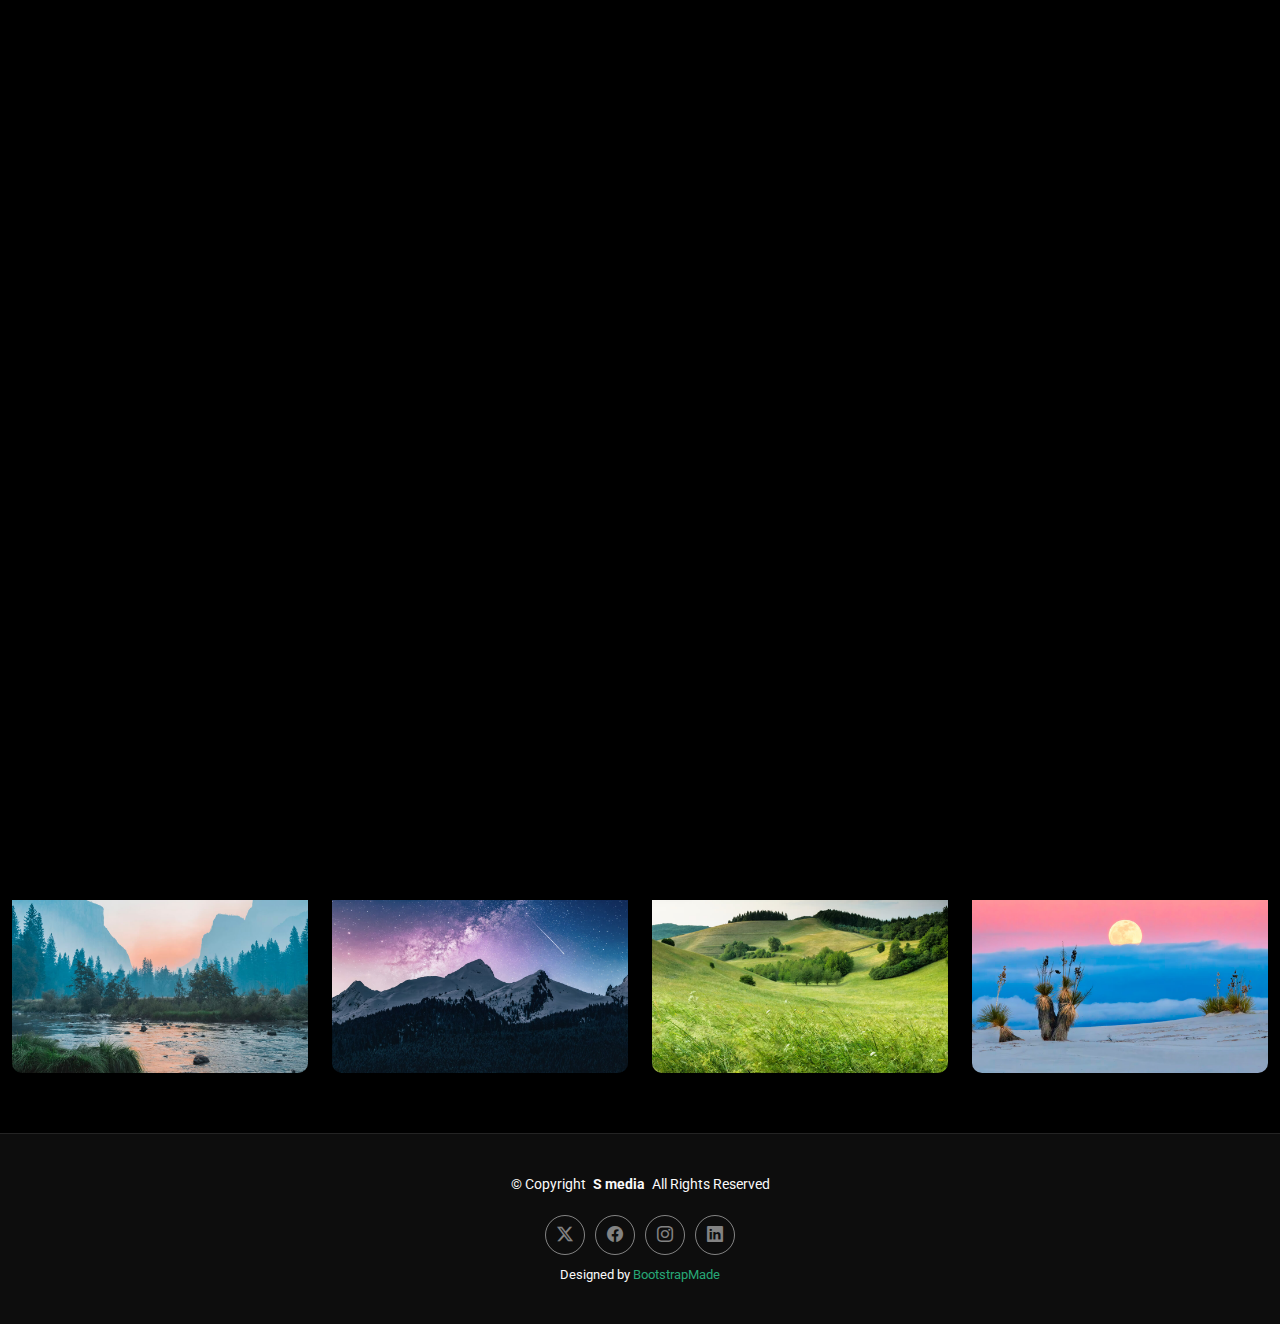
<file: gallery.html>
<!DOCTYPE html>
<html lang="en">
  <head>
    <meta charset="utf-8" />
    <meta content="width=device-width, initial-scale=1.0" name="viewport" />
    <title>Gallery - S media Bootstrap Template</title>
    <meta content="" name="description" />
    <meta content="" name="keywords" />

    <!-- Favicons -->
    <link href="assets/img/favicon.png" rel="icon" />
    <link href="assets/img/apple-touch-icon.png" rel="apple-touch-icon" />

    <!-- Fonts -->
    <link href="https://fonts.googleapis.com" rel="preconnect" />
    <link href="https://fonts.gstatic.com" rel="preconnect" crossorigin />
    <link
      href="https://fonts.googleapis.com/css2?family=Roboto:ital,wght@0,100;0,300;0,400;0,500;0,700;0,900;1,100;1,300;1,400;1,500;1,700;1,900&family=Inter:wght@100;200;300;400;500;600;700;800;900&family=Cardo:ital,wght@0,400;0,700;1,400;1,700&display=swap"
      rel="stylesheet"
    />

    <!-- Vendor CSS Files -->
    <link href="assets/vendor/bootstrap/css/bootstrap.min.css" rel="stylesheet" />
    <link href="assets/vendor/bootstrap-icons/bootstrap-icons.css" rel="stylesheet" />
    <link href="assets/vendor/aos/aos.css" rel="stylesheet" />
    <link href="assets/vendor/glightbox/css/glightbox.min.css" rel="stylesheet" />
    <link href="assets/vendor/swiper/swiper-bundle.min.css" rel="stylesheet" />

    <!-- Main CSS File -->
    <link href="assets/css/main.css" rel="stylesheet" />

    <!-- =======================================================
  * Template Name: S media
  * Template URL: https://bootstrapmade.com/S media-bootstrap-photography-website-template/
  * Updated: Jun 29 2024 with Bootstrap v5.3.3
  * Author: BootstrapMade.com
  * License: https://bootstrapmade.com/license/
  ======================================================== -->
  </head>

  <body class="gallery-page">
    <header id="header" class="header d-flex align-items-center sticky-top">
      <div class="container-fluid position-relative d-flex align-items-center justify-content-between">
        <a href="index.html" class="logo d-flex align-items-center me-auto me-xl-0">
          <!-- Uncomment the line below if you also wish to use an image logo -->
          <!-- <img src="assets/img/logo.png" alt=""> -->
          <i class="bi bi-camera"></i>
          <h1 class="sitename">S media</h1>
        </a>

        <nav id="navmenu" class="navmenu">
          <ul>
            <li>
              <a href="index.html">Home<br /></a>
            </li>
            <li><a href="about.html">About</a></li>
            <li class="dropdown">
              <a href="gallery.html" class="active"
                ><span>Gallery</span> <i class="bi bi-chevron-down toggle-dropdown"></i
              ></a>
              <ul>
                <li><a href="gallery.html" class="active">Nature</a></li>
                <li><a href="gallery.html" class="active">People</a></li>
                <li><a href="gallery.html" class="active">Architecture</a></li>
                <li><a href="gallery.html" class="active">Animals</a></li>
                <li><a href="gallery.html" class="active">Sports</a></li>
                <li><a href="gallery.html" class="active">Travel</a></li>
                <li class="dropdown">
                  <a href="#"><span>Deep Dropdown</span> <i class="bi bi-chevron-down toggle-dropdown"></i></a>
                  <ul>
                    <li><a href="#">Deep Dropdown 1</a></li>
                    <li><a href="#">Deep Dropdown 2</a></li>
                    <li><a href="#">Deep Dropdown 3</a></li>
                    <li><a href="#">Deep Dropdown 4</a></li>
                    <li><a href="#">Deep Dropdown 5</a></li>
                  </ul>
                </li>
              </ul>
            </li>
            <li><a href="services.html">Services</a></li>
            <li><a href="contact.html">Contact</a></li>
          </ul>
          <i class="mobile-nav-toggle d-xl-none bi bi-list"></i>
        </nav>

        <div class="header-social-links">
          <a href="#" class="twitter"><i class="bi bi-twitter-x"></i></a>
          <a href="#" class="facebook"><i class="bi bi-facebook"></i></a>
          <a href="#" class="instagram"><i class="bi bi-instagram"></i></a>
          <a href="#" class="linkedin"><i class="bi bi-linkedin"></i></a>
        </div>
      </div>
    </header>

    <main class="main">
      <!-- Page Title -->
      <div class="page-title" data-aos="fade">
        <div class="heading">
          <div class="container">
            <div class="row d-flex justify-content-center text-center">
              <div class="col-lg-8">
                <h1>Gallery</h1>
                <p class="mb-0">
                  Odio et unde deleniti. Deserunt numquam exercitationem. Officiis quo odio sint voluptas consequatur ut
                  a odio voluptatem. Sit dolorum debitis veritatis natus dolores. Quasi ratione sint. Sit quaerat ipsum
                  dolorem.
                </p>
                <a href="contact.html" class="cta-btn">Available for Hire<br /></a>
              </div>
            </div>
          </div>
        </div>
        <nav class="breadcrumbs">
          <div class="container">
            <ol>
              <li><a href="index.html">Home</a></li>
              <li class="current">Gallery</li>
            </ol>
          </div>
        </nav>
      </div>
      <!-- End Page Title -->

      <!-- Gallery Section -->
      <section id="gallery" class="gallery section">
        <div class="container-fluid" data-aos="fade-up" data-aos-delay="100">
          <div class="row gy-4 justify-content-center">
            <div class="col-xl-3 col-lg-4 col-md-6">
              <div class="gallery-item h-100">
                <img src="assets/img/gallery/gallery-1.jpg" class="img-fluid" alt="" />
                <div class="gallery-links d-flex align-items-center justify-content-center">
                  <a href="assets/img/gallery/gallery-1.jpg" title="Gallery 1" class="glightbox preview-link"
                    ><i class="bi bi-arrows-angle-expand"></i
                  ></a>
                  <a href="gallery-single.html" class="details-link"><i class="bi bi-link-45deg"></i></a>
                </div>
              </div>
            </div>
            <!-- End Gallery Item -->

            <div class="col-xl-3 col-lg-4 col-md-6">
              <div class="gallery-item h-100">
                <img src="assets/img/gallery/gallery-2.jpg" class="img-fluid" alt="" />
                <div class="gallery-links d-flex align-items-center justify-content-center">
                  <a href="assets/img/gallery/gallery-2.jpg" title="Gallery 2" class="glightbox preview-link"
                    ><i class="bi bi-arrows-angle-expand"></i
                  ></a>
                  <a href="gallery-single.html" class="details-link"><i class="bi bi-link-45deg"></i></a>
                </div>
              </div>
            </div>
            <!-- End Gallery Item -->

            <div class="col-xl-3 col-lg-4 col-md-6">
              <div class="gallery-item h-100">
                <img src="assets/img/gallery/gallery-3.jpg" class="img-fluid" alt="" />
                <div class="gallery-links d-flex align-items-center justify-content-center">
                  <a href="assets/img/gallery/gallery-3.jpg" title="Gallery 3" class="glightbox preview-link"
                    ><i class="bi bi-arrows-angle-expand"></i
                  ></a>
                  <a href="gallery-single.html" class="details-link"><i class="bi bi-link-45deg"></i></a>
                </div>
              </div>
            </div>
            <!-- End Gallery Item -->

            <div class="col-xl-3 col-lg-4 col-md-6">
              <div class="gallery-item h-100">
                <img src="assets/img/gallery/gallery-4.jpg" class="img-fluid" alt="" />
                <div class="gallery-links d-flex align-items-center justify-content-center">
                  <a href="assets/img/gallery/gallery-4.jpg" title="Gallery 4" class="glightbox preview-link"
                    ><i class="bi bi-arrows-angle-expand"></i
                  ></a>
                  <a href="gallery-single.html" class="details-link"><i class="bi bi-link-45deg"></i></a>
                </div>
              </div>
            </div>
            <!-- End Gallery Item -->

            <div class="col-xl-3 col-lg-4 col-md-6">
              <div class="gallery-item h-100">
                <img src="assets/img/gallery/gallery-5.jpg" class="img-fluid" alt="" />
                <div class="gallery-links d-flex align-items-center justify-content-center">
                  <a href="assets/img/gallery/gallery-5.jpg" title="Gallery 5" class="glightbox preview-link"
                    ><i class="bi bi-arrows-angle-expand"></i
                  ></a>
                  <a href="gallery-single.html" class="details-link"><i class="bi bi-link-45deg"></i></a>
                </div>
              </div>
            </div>
            <!-- End Gallery Item -->

            <div class="col-xl-3 col-lg-4 col-md-6">
              <div class="gallery-item h-100">
                <img src="assets/img/gallery/gallery-6.jpg" class="img-fluid" alt="" />
                <div class="gallery-links d-flex align-items-center justify-content-center">
                  <a href="assets/img/gallery/gallery-6.jpg" title="Gallery 6" class="glightbox preview-link"
                    ><i class="bi bi-arrows-angle-expand"></i
                  ></a>
                  <a href="gallery-single.html" class="details-link"><i class="bi bi-link-45deg"></i></a>
                </div>
              </div>
            </div>
            <!-- End Gallery Item -->

            <div class="col-xl-3 col-lg-4 col-md-6">
              <div class="gallery-item h-100">
                <img src="assets/img/gallery/gallery-7.jpg" class="img-fluid" alt="" />
                <div class="gallery-links d-flex align-items-center justify-content-center">
                  <a href="assets/img/gallery/gallery-7.jpg" title="Gallery 7" class="glightbox preview-link"
                    ><i class="bi bi-arrows-angle-expand"></i
                  ></a>
                  <a href="gallery-single.html" class="details-link"><i class="bi bi-link-45deg"></i></a>
                </div>
              </div>
            </div>
            <!-- End Gallery Item -->

            <div class="col-xl-3 col-lg-4 col-md-6">
              <div class="gallery-item h-100">
                <img src="assets/img/gallery/gallery-8-2.jpg" class="img-fluid" alt="" />
                <div class="gallery-links d-flex align-items-center justify-content-center">
                  <a href="assets/img/gallery/gallery-8-2.jpg" title="Gallery 8" class="glightbox preview-link"
                    ><i class="bi bi-arrows-angle-expand"></i
                  ></a>
                  <a href="gallery-single.html" class="details-link"><i class="bi bi-link-45deg"></i></a>
                </div>
              </div>
            </div>
            <!-- End Gallery Item -->
          </div>
        </div>
      </section>
      <!-- /Gallery Section -->
    </main>

    <footer id="footer" class="footer">
      <div class="container">
        <div class="copyright text-center">
          <p>
            © <span>Copyright</span> <strong class="px-1 sitename">S media</strong> <span>All Rights Reserved</span>
          </p>
        </div>
        <div class="social-links d-flex justify-content-center">
          <a href=""><i class="bi bi-twitter-x"></i></a>
          <a href=""><i class="bi bi-facebook"></i></a>
          <a href=""><i class="bi bi-instagram"></i></a>
          <a href=""><i class="bi bi-linkedin"></i></a>
        </div>
        <div class="credits">
          <!-- All the links in the footer should remain intact. -->
          <!-- You can delete the links only if you've purchased the pro version. -->
          <!-- Licensing information: https://bootstrapmade.com/license/ -->
          <!-- Purchase the pro version with working PHP/AJAX contact form: [buy-url] -->
          Designed by <a href="https://bootstrapmade.com/">BootstrapMade</a>
        </div>
      </div>
    </footer>

    <!-- Scroll Top -->
    <a href="#" id="scroll-top" class="scroll-top d-flex align-items-center justify-content-center"
      ><i class="bi bi-arrow-up-short"></i
    ></a>

    <!-- Preloader -->
    <div id="preloader">
      <div class="line"></div>
    </div>

    <!-- Vendor JS Files -->
    <script src="assets/vendor/bootstrap/js/bootstrap.bundle.min.js"></script>
    <script src="assets/vendor/php-email-form/validate.js"></script>
    <script src="assets/vendor/aos/aos.js"></script>
    <script src="assets/vendor/glightbox/js/glightbox.min.js"></script>
    <script src="assets/vendor/swiper/swiper-bundle.min.js"></script>

    <!-- Main JS File -->
    <script src="assets/js/main.js"></script>
  </body>
</html>
</file>
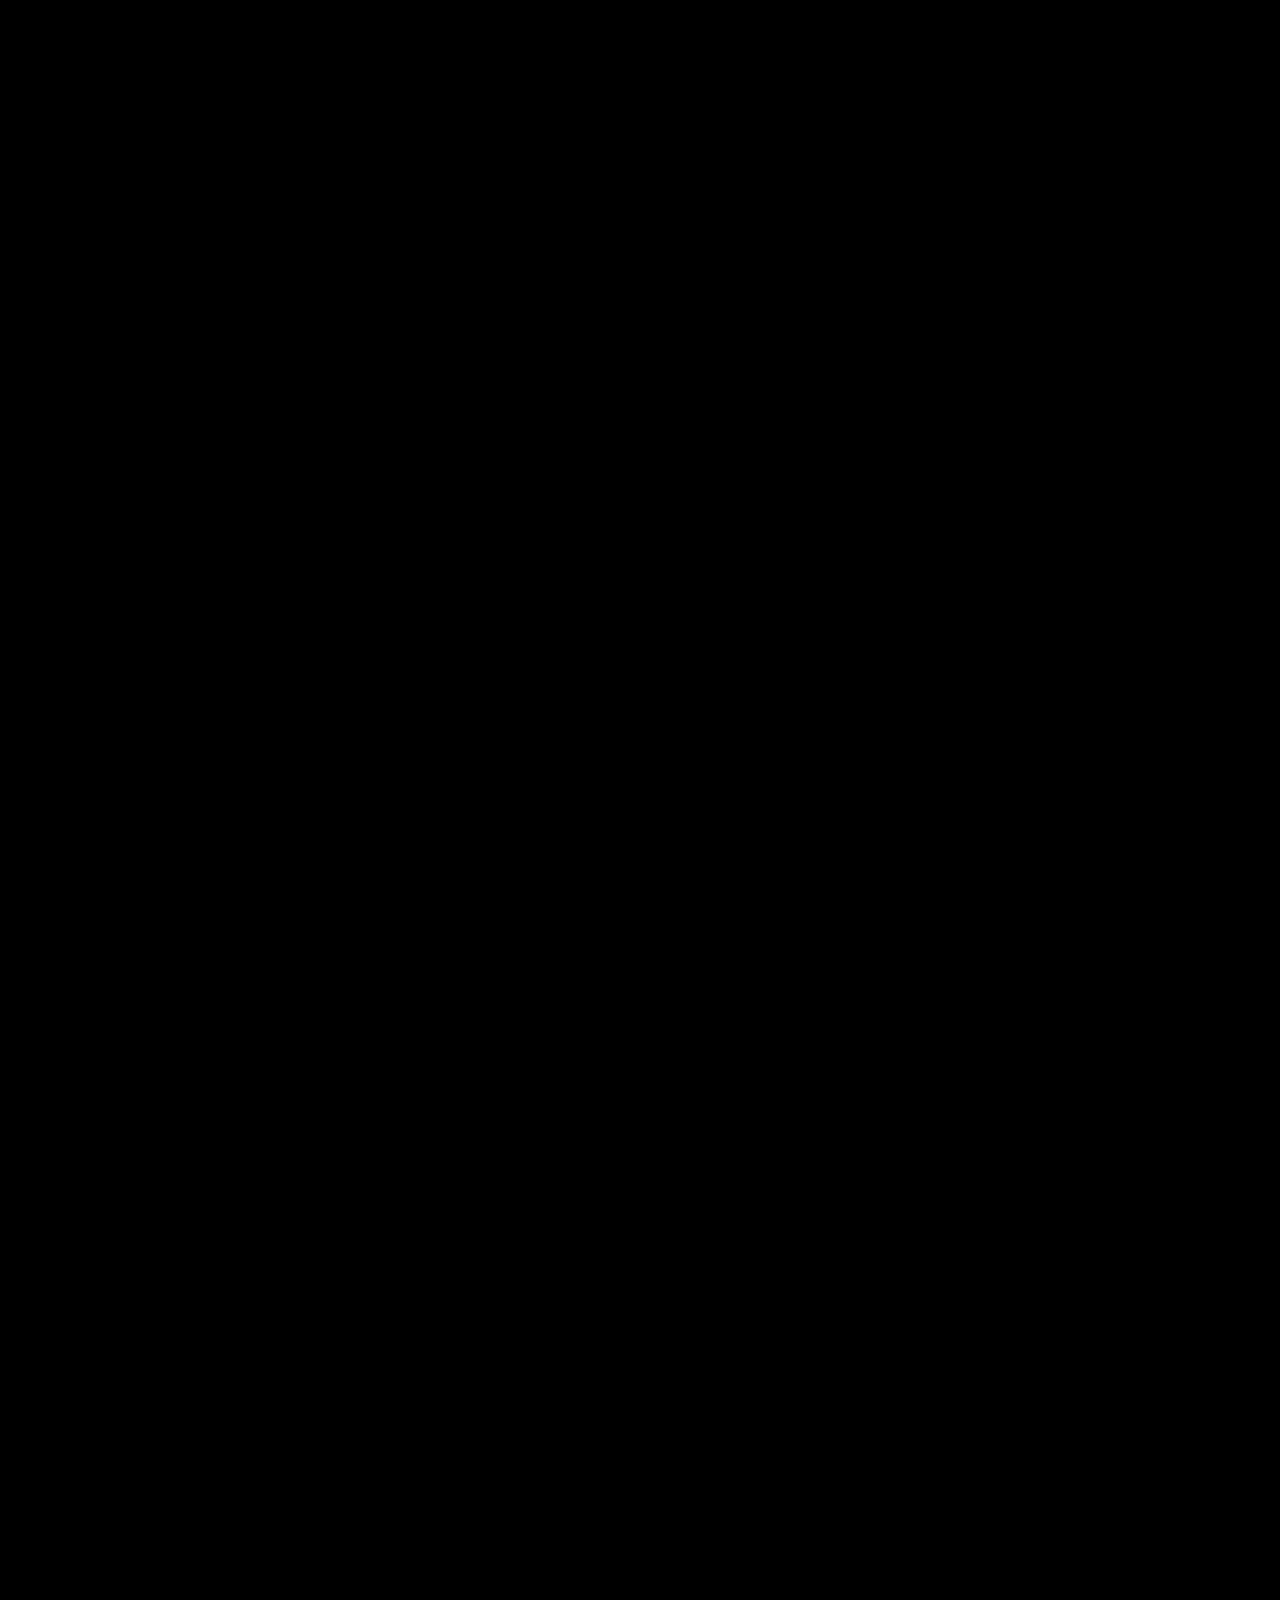
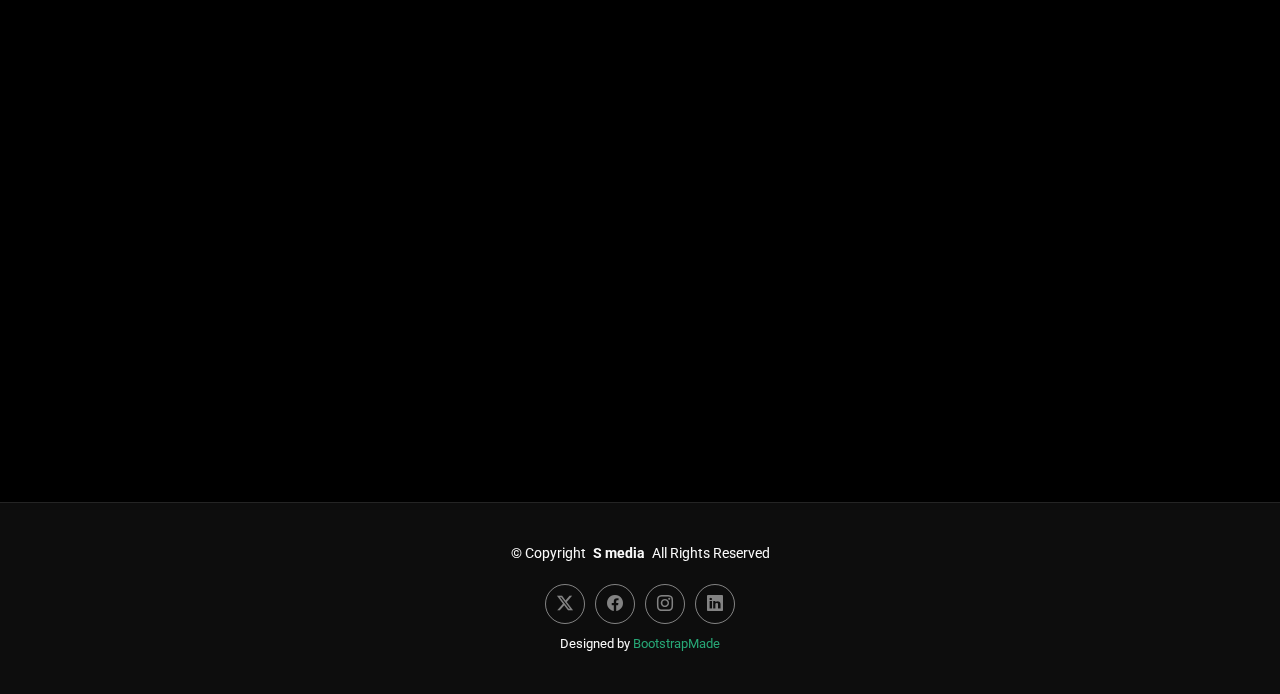
<file: services.html>
<!DOCTYPE html>
<html lang="en">
  <head>
    <meta charset="utf-8" />
    <meta content="width=device-width, initial-scale=1.0" name="viewport" />
    <title>Services - S media Bootstrap Template</title>
    <meta content="" name="description" />
    <meta content="" name="keywords" />

    <!-- Favicons -->
    <link href="assets/img/favicon.png" rel="icon" />
    <link href="assets/img/apple-touch-icon.png" rel="apple-touch-icon" />

    <!-- Fonts -->
    <link href="https://fonts.googleapis.com" rel="preconnect" />
    <link href="https://fonts.gstatic.com" rel="preconnect" crossorigin />
    <link
      href="https://fonts.googleapis.com/css2?family=Roboto:ital,wght@0,100;0,300;0,400;0,500;0,700;0,900;1,100;1,300;1,400;1,500;1,700;1,900&family=Inter:wght@100;200;300;400;500;600;700;800;900&family=Cardo:ital,wght@0,400;0,700;1,400;1,700&display=swap"
      rel="stylesheet"
    />

    <!-- Vendor CSS Files -->
    <link href="assets/vendor/bootstrap/css/bootstrap.min.css" rel="stylesheet" />
    <link href="assets/vendor/bootstrap-icons/bootstrap-icons.css" rel="stylesheet" />
    <link href="assets/vendor/aos/aos.css" rel="stylesheet" />
    <link href="assets/vendor/glightbox/css/glightbox.min.css" rel="stylesheet" />
    <link href="assets/vendor/swiper/swiper-bundle.min.css" rel="stylesheet" />

    <!-- Main CSS File -->
    <link href="assets/css/main.css" rel="stylesheet" />

    <!-- =======================================================
  * Template Name: S media
  * Template URL: https://bootstrapmade.com/S media-bootstrap-photography-website-template/
  * Updated: Jun 29 2024 with Bootstrap v5.3.3
  * Author: BootstrapMade.com
  * License: https://bootstrapmade.com/license/
  ======================================================== -->
  </head>

  <body class="services-page">
    <header id="header" class="header d-flex align-items-center sticky-top">
      <div class="container-fluid position-relative d-flex align-items-center justify-content-between">
        <a href="index.html" class="logo d-flex align-items-center me-auto me-xl-0">
          <!-- Uncomment the line below if you also wish to use an image logo -->
          <!-- <img src="assets/img/logo.png" alt=""> -->
          <i class="bi bi-camera"></i>
          <h1 class="sitename">S media</h1>
        </a>

        <nav id="navmenu" class="navmenu">
          <ul>
            <li>
              <a href="index.html">Home<br /></a>
            </li>
            <li><a href="about.html">About</a></li>
            <li class="dropdown">
              <a href="gallery.html"><span>Gallery</span> <i class="bi bi-chevron-down toggle-dropdown"></i></a>
              <ul>
                <li><a href="">website animations</a></li>
                <li><a href="">S media</a></li>
                <li><a href="">e-commerce website</a></li>
                <li><a href="">web services</a></li>
                <li><a href="">Web maintenance</a></li>
                <li><a href="">e-commerce productions</a></li>
              </ul>
            </li>
            <li><a href="services.html" class="active">Services</a></li>
            <li><a href="contact.html">Contact</a></li>
          </ul>
          <i class="mobile-nav-toggle d-xl-none bi bi-list"></i>
        </nav>

        <div class="header-social-links">
          <a href="#" class="twitter"><i class="bi bi-twitter-x"></i></a>
          <a href="#" class="facebook"><i class="bi bi-facebook"></i></a>
          <a href="#" class="instagram"><i class="bi bi-instagram"></i></a>
          <a href="#" class="linkedin"><i class="bi bi-linkedin"></i></a>
        </div>
      </div>
    </header>

    <main class="main">
      <!-- Page Title -->
      <div class="page-title" data-aos="fade">
        <div class="heading">
          <div class="container">
            <div class="row d-flex justify-content-center text-center">
              <div class="col-lg-8">
                <h1>Services</h1>
                <p class="mb-0">
                  Produce graphics, icons, and logos as needed for websites. Work with design tools such as Adobe
                  Photoshop, Illustrator, or Figma.
                </p>
                <a href="contact.html" class="cta-btn">Available for Hire<br /></a>
              </div>
            </div>
          </div>
        </div>
        <nav class="breadcrumbs">
          <div class="container">
            <ol>
              <li><a href="index.html">Home</a></li>
              <li class="current">Services</li>
            </ol>
          </div>
        </nav>
      </div>
      <!-- End Page Title -->

      <!-- Services Section -->
      <section id="services" class="services section">
        <div class="container">
          <div class="row gy-4">
            <div class="col-xl-3 col-md-6 d-flex" data-aos="fade-up" data-aos-delay="100">
              <div class="service-item position-relative">
                <div class="icon"><i class="bi bi-activity icon"></i></div>
                <h4><a href="" class="stretched-link">Lorem Ipsum</a></h4>
                <p>Voluptatum deleniti atque corrupti quos dolores et quas molestias excepturi</p>
              </div>
            </div>
            <!-- End Service Item -->

            <div class="col-xl-3 col-md-6 d-flex" data-aos="fade-up" data-aos-delay="200">
              <div class="service-item position-relative">
                <div class="icon"><i class="bi bi-bounding-box-circles icon"></i></div>
                <h4><a href="" class="stretched-link">Sed ut perspici</a></h4>
                <p>Duis aute irure dolor in reprehenderit in voluptate velit esse cillum dolore</p>
              </div>
            </div>
            <!-- End Service Item -->

            <div class="col-xl-3 col-md-6 d-flex" data-aos="fade-up" data-aos-delay="300">
              <div class="service-item position-relative">
                <div class="icon"><i class="bi bi-calendar4-week icon"></i></div>
                <h4><a href="" class="stretched-link">Magni Dolores</a></h4>
                <p>Excepteur sint occaecat cupidatat non proident, sunt in culpa qui officia</p>
              </div>
            </div>
            <!-- End Service Item -->

            <div class="col-xl-3 col-md-6 d-flex" data-aos="fade-up" data-aos-delay="400">
              <div class="service-item position-relative">
                <div class="icon"><i class="bi bi-broadcast icon"></i></div>
                <h4><a href="" class="stretched-link">Nemo Enim</a></h4>
                <p>At vero eos et accusamus et iusto odio dignissimos ducimus qui blanditiis</p>
              </div>
            </div>
            <!-- End Service Item -->
          </div>
        </div>
      </section>
      <!-- /Services Section -->

      <!-- Pricing Section -->
      <section id="pricing" class="pricing section">
        <!-- Section Title -->
        <div class="container section-title" data-aos="fade-up">
          <h2>Pricing</h2>
          <p>Check my adorable pricing</p>
        </div>
        <!-- End Section Title -->

        <div class="container" data-aos="fade-up" data-aos-delay="100">
          <div class="row gy-4 gx-lg-5">
            <div class="col-lg-6">
              <div class="pricing-item d-flex justify-content-between">
                <h3>website animations</h3>
                <h4>$1600.00</h4>
              </div>
            </div>
            <!-- End Pricing Item -->

            <div class="col-lg-6">
              <div class="pricing-item d-flex justify-content-between">
                <h3>S media</h3>
                <h4>$1300.00</h4>
              </div>
            </div>
            <!-- End Pricing Item -->

            <div class="col-lg-6">
              <div class="pricing-item d-flex justify-content-between">
                <h3>e-commerce website</h3>
                <h4>$20000.00</h4>
              </div>
            </div>
            <!-- End Pricing Item -->

            <div class="col-lg-6">
              <div class="pricing-item d-flex justify-content-between">
                <h3>web services</h3>
                <h4>$1200.00</h4>
              </div>
            </div>
            <!-- End Pricing Item -->

            <div class="col-lg-6">
              <div class="pricing-item d-flex justify-content-between">
                <h3>Web maintenance</h3>
                <h4>$5000.00</h4>
              </div>
            </div>
            <!-- End Pricing Item -->

            <div class="col-lg-6">
              <div class="pricing-item d-flex justify-content-between">
                <h3>e-commerce productions</h3>
                <h4>$20000.00</h4>
              </div>
            </div>
            <!-- End Pricing Item -->
          </div>
        </div>
      </section>
      <!-- /Pricing Section -->

      <!-- Testimonials Section -->
      <section id="testimonials" class="testimonials section">
        <!-- Section Title -->
        <div class="container section-title" data-aos="fade-up">
          <h2>Testimonials</h2>
          <p>What they are saying</p>
        </div>
        <!-- End Section Title -->

        <div class="container" data-aos="fade-up" data-aos-delay="100">
          <div class="swiper init-swiper">
            <script type="application/json" class="swiper-config">
              {
                "loop": true,
                "speed": 600,
                "autoplay": {
                  "delay": 5000
                },
                "slidesPerView": "auto",
                "pagination": {
                  "el": ".swiper-pagination",
                  "type": "bullets",
                  "clickable": true
                },
                "breakpoints": {
                  "320": {
                    "slidesPerView": 1,
                    "spaceBetween": 40
                  },
                  "1200": {
                    "slidesPerView": 3,
                    "spaceBetween": 1
                  }
                }
              }
            </script>
            <div class="swiper-wrapper">
              <div class="swiper-slide">
                <div class="testimonial-item">
                  <div class="stars">
                    <i class="bi bi-star-fill"></i><i class="bi bi-star-fill"></i><i class="bi bi-star-fill"></i
                    ><i class="bi bi-star-fill"></i><i class="bi bi-star-fill"></i>
                  </div>
                  <p>
                    Proin iaculis purus consequat sem cure digni ssim donec porttitora entum suscipit rhoncus.
                    Accusantium quam, ultricies eget id, aliquam eget nibh et. Maecen aliquam, risus at semper.
                  </p>
                  <div class="profile mt-auto">
                    <img src="assets/img/testimonials/testimonials-1.jpg" class="testimonial-img" alt="" />
                    <h3>Saul Goodman</h3>
                    <h4>Ceo &amp; Founder</h4>
                  </div>
                </div>
              </div>
              <!-- End testimonial item -->

              <div class="swiper-slide">
                <div class="testimonial-item">
                  <div class="stars">
                    <i class="bi bi-star-fill"></i><i class="bi bi-star-fill"></i><i class="bi bi-star-fill"></i
                    ><i class="bi bi-star-fill"></i><i class="bi bi-star-fill"></i>
                  </div>
                  <p>
                    Export tempor illum tamen malis malis eram quae irure esse labore quem cillum quid cillum eram malis
                    quorum velit fore eram velit sunt aliqua noster fugiat irure amet legam anim culpa.
                  </p>
                  <div class="profile mt-auto">
                    <img src="assets/img/testimonials/testimonials-2.jpg" class="testimonial-img" alt="" />
                    <h3>Sara Wilsson</h3>
                    <h4>Designer</h4>
                  </div>
                </div>
              </div>
              <!-- End testimonial item -->

              <div class="swiper-slide">
                <div class="testimonial-item">
                  <div class="stars">
                    <i class="bi bi-star-fill"></i><i class="bi bi-star-fill"></i><i class="bi bi-star-fill"></i
                    ><i class="bi bi-star-fill"></i><i class="bi bi-star-fill"></i>
                  </div>
                  <p>
                    Enim nisi quem export duis labore cillum quae magna enim sint quorum nulla quem veniam duis minim
                    tempor labore quem eram duis noster aute amet eram fore quis sint minim.
                  </p>
                  <div class="profile mt-auto">
                    <img src="assets/img/testimonials/testimonials-3.jpg" class="testimonial-img" alt="" />
                    <h3>Jena Karlis</h3>
                    <h4>Store Owner</h4>
                  </div>
                </div>
              </div>
              <!-- End testimonial item -->

              <div class="swiper-slide">
                <div class="testimonial-item">
                  <div class="stars">
                    <i class="bi bi-star-fill"></i><i class="bi bi-star-fill"></i><i class="bi bi-star-fill"></i
                    ><i class="bi bi-star-fill"></i><i class="bi bi-star-fill"></i>
                  </div>
                  <p>
                    Fugiat enim eram quae cillum dolore dolor amet nulla culpa multos export minim fugiat minim velit
                    minim dolor enim duis veniam ipsum anim magna sunt elit fore quem dolore labore illum veniam.
                  </p>
                  <div class="profile mt-auto">
                    <img src="assets/img/testimonials/testimonials-4.jpg" class="testimonial-img" alt="" />
                    <h3>Matt Brandon</h3>
                    <h4>Freelancer</h4>
                  </div>
                </div>
              </div>
              <!-- End testimonial item -->

              <div class="swiper-slide">
                <div class="testimonial-item">
                  <div class="stars">
                    <i class="bi bi-star-fill"></i><i class="bi bi-star-fill"></i><i class="bi bi-star-fill"></i
                    ><i class="bi bi-star-fill"></i><i class="bi bi-star-fill"></i>
                  </div>
                  <p>
                    Quis quorum aliqua sint quem legam fore sunt eram irure aliqua veniam tempor noster veniam enim
                    culpa labore duis sunt culpa nulla illum cillum fugiat legam esse veniam culpa fore nisi cillum
                    quid.
                  </p>
                  <div class="profile mt-auto">
                    <img src="assets/img/testimonials/testimonials-5.jpg" class="testimonial-img" alt="" />
                    <h3>John Larson</h3>
                    <h4>Entrepreneur</h4>
                  </div>
                </div>
              </div>
              <!-- End testimonial item -->
            </div>
            <div class="swiper-pagination"></div>
          </div>
        </div>
      </section>
      <!-- /Testimonials Section -->
    </main>

    <footer id="footer" class="footer">
      <div class="container">
        <div class="copyright text-center">
          <p>
            © <span>Copyright</span> <strong class="px-1 sitename">S media</strong> <span>All Rights Reserved</span>
          </p>
        </div>
        <div class="social-links d-flex justify-content-center">
          <a href=""><i class="bi bi-twitter-x"></i></a>
          <a href=""><i class="bi bi-facebook"></i></a>
          <a href=""><i class="bi bi-instagram"></i></a>
          <a href=""><i class="bi bi-linkedin"></i></a>
        </div>
        <div class="credits">
          <!-- All the links in the footer should remain intact. -->
          <!-- You can delete the links only if you've purchased the pro version. -->
          <!-- Licensing information: https://bootstrapmade.com/license/ -->
          <!-- Purchase the pro version with working PHP/AJAX contact form: [buy-url] -->
          Designed by <a href="https://bootstrapmade.com/">BootstrapMade</a>
        </div>
      </div>
    </footer>

    <!-- Scroll Top -->
    <a href="#" id="scroll-top" class="scroll-top d-flex align-items-center justify-content-center"
      ><i class="bi bi-arrow-up-short"></i
    ></a>

    <!-- Preloader -->
    <div id="preloader">
      <div class="line"></div>
    </div>

    <!-- Vendor JS Files -->
    <script src="assets/vendor/bootstrap/js/bootstrap.bundle.min.js"></script>
    <script src="assets/vendor/php-email-form/validate.js"></script>
    <script src="assets/vendor/aos/aos.js"></script>
    <script src="assets/vendor/glightbox/js/glightbox.min.js"></script>
    <script src="assets/vendor/swiper/swiper-bundle.min.js"></script>

    <!-- Main JS File -->
    <script src="assets/js/main.js"></script>
  </body>
</html>
</file>
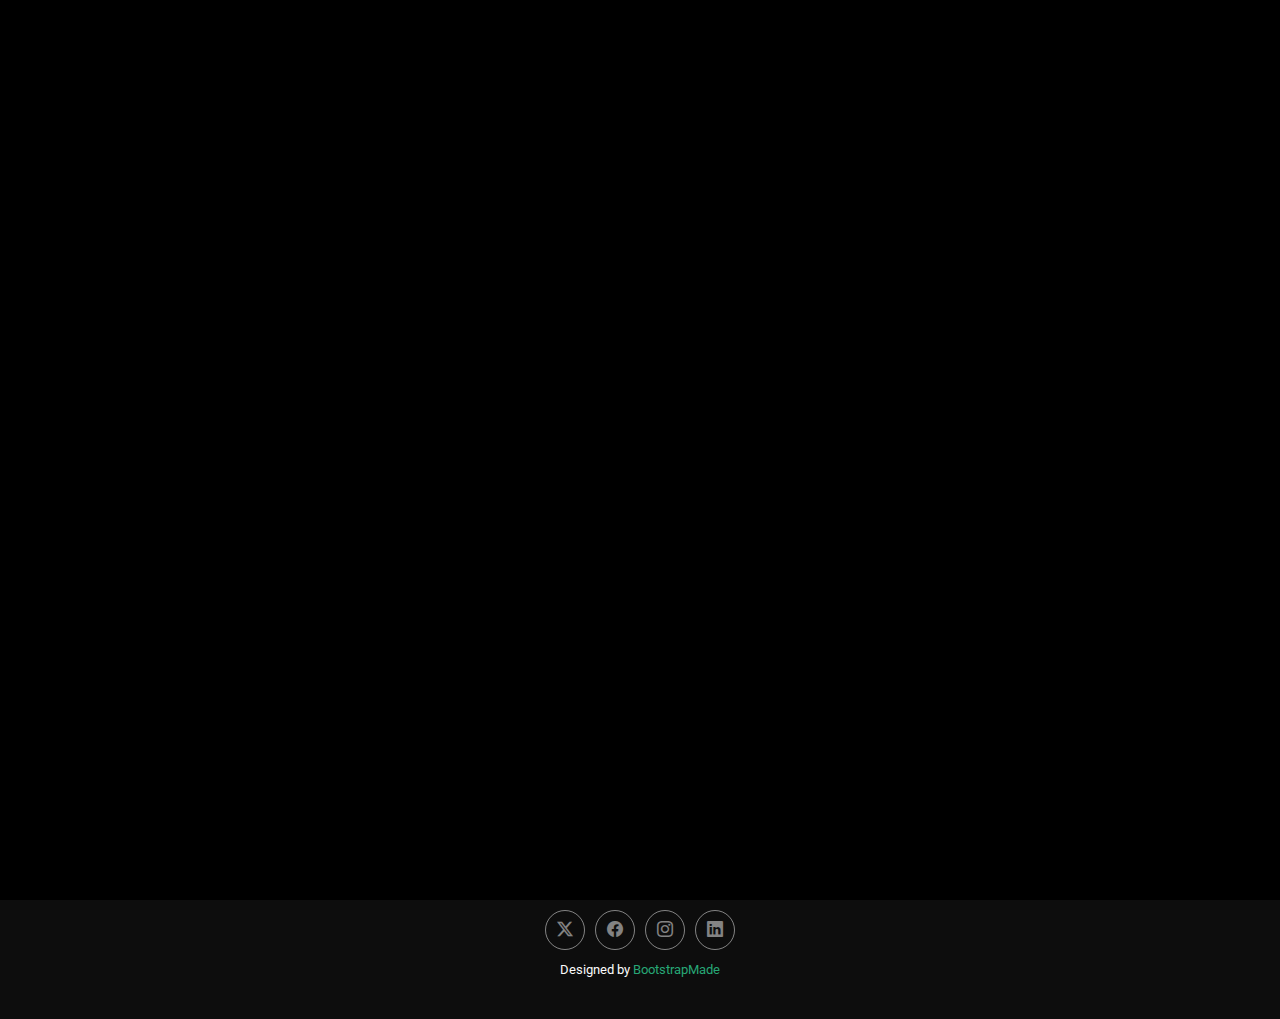
<file: starter-page.html>
<!DOCTYPE html>
<html lang="en">
  <head>
    <meta charset="utf-8" />
    <meta content="width=device-width, initial-scale=1.0" name="viewport" />
    <title>Starter Page - S media Bootstrap Template</title>
    <meta content="" name="description" />
    <meta content="" name="keywords" />

    <!-- Favicons -->
    <link href="assets/img/favicon.png" rel="icon" />
    <link href="assets/img/apple-touch-icon.png" rel="apple-touch-icon" />

    <!-- Fonts -->
    <link href="https://fonts.googleapis.com" rel="preconnect" />
    <link href="https://fonts.gstatic.com" rel="preconnect" crossorigin />
    <link
      href="https://fonts.googleapis.com/css2?family=Roboto:ital,wght@0,100;0,300;0,400;0,500;0,700;0,900;1,100;1,300;1,400;1,500;1,700;1,900&family=Inter:wght@100;200;300;400;500;600;700;800;900&family=Cardo:ital,wght@0,400;0,700;1,400;1,700&display=swap"
      rel="stylesheet"
    />

    <!-- Vendor CSS Files -->
    <link href="assets/vendor/bootstrap/css/bootstrap.min.css" rel="stylesheet" />
    <link href="assets/vendor/bootstrap-icons/bootstrap-icons.css" rel="stylesheet" />
    <link href="assets/vendor/aos/aos.css" rel="stylesheet" />
    <link href="assets/vendor/glightbox/css/glightbox.min.css" rel="stylesheet" />
    <link href="assets/vendor/swiper/swiper-bundle.min.css" rel="stylesheet" />

    <!-- Main CSS File -->
    <link href="assets/css/main.css" rel="stylesheet" />

    <!-- =======================================================
  * Template Name: S media
  * Template URL: https://bootstrapmade.com/S media-bootstrap-photography-website-template/
  * Updated: Jun 29 2024 with Bootstrap v5.3.3
  * Author: BootstrapMade.com
  * License: https://bootstrapmade.com/license/
  ======================================================== -->
  </head>

  <body class="starter-page-page">
    <header id="header" class="header d-flex align-items-center sticky-top">
      <div class="container-fluid position-relative d-flex align-items-center justify-content-between">
        <a href="index.html" class="logo d-flex align-items-center me-auto me-xl-0">
          <!-- Uncomment the line below if you also wish to use an image logo -->
          <!-- <img src="assets/img/logo.png" alt=""> -->
          <i class="bi bi-camera"></i>
          <h1 class="sitename">S media</h1>
        </a>

        <nav id="navmenu" class="navmenu">
          <ul>
            <li>
              <a href="index.html">Home<br /></a>
            </li>
            <li><a href="about.html">About</a></li>
            <li class="dropdown">
              <a href="gallery.html"><span>Gallery</span> <i class="bi bi-chevron-down toggle-dropdown"></i></a>
              <ul>
                <li><a href="gallery.html">Nature</a></li>
                <li><a href="gallery.html">People</a></li>
                <li><a href="gallery.html">Architecture</a></li>
                <li><a href="gallery.html">Animals</a></li>
                <li><a href="gallery.html">Sports</a></li>
                <li><a href="gallery.html">Travel</a></li>
                <li class="dropdown">
                  <a href="#"><span>Deep Dropdown</span> <i class="bi bi-chevron-down toggle-dropdown"></i></a>
                  <ul>
                    <li><a href="#">Deep Dropdown 1</a></li>
                    <li><a href="#">Deep Dropdown 2</a></li>
                    <li><a href="#">Deep Dropdown 3</a></li>
                    <li><a href="#">Deep Dropdown 4</a></li>
                    <li><a href="#">Deep Dropdown 5</a></li>
                  </ul>
                </li>
              </ul>
            </li>
            <li><a href="services.html">Services</a></li>
            <li><a href="contact.html">Contact</a></li>
          </ul>
          <i class="mobile-nav-toggle d-xl-none bi bi-list"></i>
        </nav>

        <div class="header-social-links">
          <a href="#" class="twitter"><i class="bi bi-twitter-x"></i></a>
          <a href="#" class="facebook"><i class="bi bi-facebook"></i></a>
          <a href="#" class="instagram"><i class="bi bi-instagram"></i></a>
          <a href="#" class="linkedin"><i class="bi bi-linkedin"></i></a>
        </div>
      </div>
    </header>

    <main class="main">
      <!-- Page Title -->
      <div class="page-title" data-aos="fade">
        <div class="heading">
          <div class="container">
            <div class="row d-flex justify-content-center text-center">
              <div class="col-lg-8">
                <h1>Starter Page</h1>
                <p class="mb-0">
                  Odio et unde deleniti. Deserunt numquam exercitationem. Officiis quo odio sint voluptas consequatur ut
                  a odio voluptatem. Sit dolorum debitis veritatis natus dolores. Quasi ratione sint. Sit quaerat ipsum
                  dolorem.
                </p>
                <a href="contact.html" class="cta-btn">Available for Hire<br /></a>
              </div>
            </div>
          </div>
        </div>
        <nav class="breadcrumbs">
          <div class="container">
            <ol>
              <li><a href="index.html">Home</a></li>
              <li class="current">Starter Page</li>
            </ol>
          </div>
        </nav>
      </div>
      <!-- End Page Title -->

      <!-- Starter Section Section -->
      <section id="starter-section" class="starter-section section">
        <!-- Section Title -->
        <div class="container section-title" data-aos="fade-up">
          <h2>Starter Section</h2>
          <p>Necessitatibus eius consequatur</p>
        </div>
        <!-- End Section Title -->

        <div class="container" data-aos="fade-up">
          <p>Use this page as a starter for your own custom pages.</p>
        </div>
      </section>
      <!-- /Starter Section Section -->
    </main>

    <footer id="footer" class="footer">
      <div class="container">
        <div class="copyright text-center">
          <p>
            © <span>Copyright</span> <strong class="px-1 sitename">S media</strong> <span>All Rights Reserved</span>
          </p>
        </div>
        <div class="social-links d-flex justify-content-center">
          <a href=""><i class="bi bi-twitter-x"></i></a>
          <a href=""><i class="bi bi-facebook"></i></a>
          <a href=""><i class="bi bi-instagram"></i></a>
          <a href=""><i class="bi bi-linkedin"></i></a>
        </div>
        <div class="credits">
          <!-- All the links in the footer should remain intact. -->
          <!-- You can delete the links only if you've purchased the pro version. -->
          <!-- Licensing information: https://bootstrapmade.com/license/ -->
          <!-- Purchase the pro version with working PHP/AJAX contact form: [buy-url] -->
          Designed by <a href="https://bootstrapmade.com/">BootstrapMade</a>
        </div>
      </div>
    </footer>

    <!-- Scroll Top -->
    <a href="#" id="scroll-top" class="scroll-top d-flex align-items-center justify-content-center"
      ><i class="bi bi-arrow-up-short"></i
    ></a>

    <!-- Preloader -->
    <div id="preloader">
      <div class="line"></div>
    </div>

    <!-- Vendor JS Files -->
    <script src="assets/vendor/bootstrap/js/bootstrap.bundle.min.js"></script>
    <script src="assets/vendor/php-email-form/validate.js"></script>
    <script src="assets/vendor/aos/aos.js"></script>
    <script src="assets/vendor/glightbox/js/glightbox.min.js"></script>
    <script src="assets/vendor/swiper/swiper-bundle.min.js"></script>

    <!-- Main JS File -->
    <script src="assets/js/main.js"></script>
  </body>
</html>
</file>
<file: assets/css/main.css>
/**
* Template Name: S media
* Template URL: https://bootstrapmade.com/S media-bootstrap-photography-website-template/
* Updated: Jun 29 2024 with Bootstrap v5.3.3
* Author: BootstrapMade.com
* License: https://bootstrapmade.com/license/
*/

/*--------------------------------------------------------------
# Font & Color Variables
# Help: https://bootstrapmade.com/color-system/
--------------------------------------------------------------*/
/* Fonts */
:root {
  --default-font: "Roboto", system-ui, -apple-system, "Segoe UI", Roboto, "Helvetica Neue", Arial, "Noto Sans",
    "Liberation Sans", sans-serif, "Apple Color Emoji", "Segoe UI Emoji", "Segoe UI Symbol", "Noto Color Emoji";
  --heading-font: "Cardo", sans-serif;
  --nav-font: "Inter", sans-serif;
}

/* Global Colors - The following color variables are used throughout the website. Updating them here will change the color scheme of the entire website */
:root {
  --background-color: #000000; /* Background color for the entire website, including individual sections */
  --default-color: #fafafa; /* Default color used for the majority of the text content across the entire website */
  --heading-color: #ffffff; /* Color for headings, subheadings and title throughout the website */
  --accent-color: #27a776; /* Accent color that represents your brand on the website. It's used for buttons, links, and other elements that need to stand out */
  --surface-color: #1a1a1a; /* The surface color is used as a background of boxed elements within sections, such as cards, icon boxes, or other elements that require a visual separation from the global background. */
  --contrast-color: #ffffff; /* Contrast color for text, ensuring readability against backgrounds of accent, heading, or default colors. */
}

/* Nav Menu Colors - The following color variables are used specifically for the navigation menu. They are separate from the global colors to allow for more customization options */
:root {
  --nav-color: rgba(255, 255, 255, 0.5); /* The default color of the main navmenu links */
  --nav-hover-color: #ffffff; /* Applied to main navmenu links when they are hovered over or active */
  --nav-mobile-background-color: #1a1a1a; /* Used as the background color for mobile navigation menu */
  --nav-dropdown-background-color: #1a1a1a; /* Used as the background color for dropdown items that appear when hovering over primary navigation items */
  --nav-dropdown-color: rgba(
    255,
    255,
    255,
    0.5
  ); /* Used for navigation links of the dropdown items in the navigation menu. */
  --nav-dropdown-hover-color: #ffffff; /* Similar to --nav-hover-color, this color is applied to dropdown navigation links when they are hovered over. */
}

/* Color Presets - These classes override global colors when applied to any section or element, providing reuse of the sam color scheme. */

.light-background {
  --background-color: #1a1a1a;
  --surface-color: #343434;
}

.dark-background {
  --background-color: #060606;
  --default-color: #ffffff;
  --heading-color: #ffffff;
  --surface-color: #252525;
  --contrast-color: #ffffff;
}

/* Smooth scroll */
:root {
  scroll-behavior: smooth;
}

/*--------------------------------------------------------------
# General Styling & Shared Classes
--------------------------------------------------------------*/
body {
  color: var(--default-color);
  background-color: var(--background-color);
  font-family: var(--default-font);
}

a {
  color: var(--accent-color);
  text-decoration: none;
  transition: 0.3s;
}

a:hover {
  color: color-mix(in srgb, var(--accent-color), transparent 25%);
  text-decoration: none;
}

h1,
h2,
h3,
h4,
h5,
h6 {
  color: var(--heading-color);
  font-family: var(--heading-font);
}

/* PHP Email Form Messages
------------------------------*/
.php-email-form .error-message {
  display: none;
  background: #df1529;
  color: #ffffff;
  text-align: left;
  padding: 15px;
  margin-bottom: 24px;
  font-weight: 600;
}

.php-email-form .sent-message {
  display: none;
  color: #ffffff;
  background: #059652;
  text-align: center;
  padding: 15px;
  margin-bottom: 24px;
  font-weight: 600;
}

.php-email-form .loading {
  display: none;
  background: var(--surface-color);
  text-align: center;
  padding: 15px;
  margin-bottom: 24px;
}

.php-email-form .loading:before {
  content: "";
  display: inline-block;
  border-radius: 50%;
  width: 24px;
  height: 24px;
  margin: 0 10px -6px 0;
  border: 3px solid var(--accent-color);
  border-top-color: var(--surface-color);
  animation: php-email-form-loading 1s linear infinite;
}

@keyframes php-email-form-loading {
  0% {
    transform: rotate(0deg);
  }

  100% {
    transform: rotate(360deg);
  }
}

/*--------------------------------------------------------------
# Global Header
--------------------------------------------------------------*/
.header {
  color: var(--default-color);
  background-color: var(--background-color);
  padding: 20px 0;
  transition: all 0.5s;
  z-index: 997;
  border-bottom: 1px solid var(--background-color);
}

.header .logo {
  line-height: 1;
}

.header .logo img {
  max-height: 36px;
  margin-right: 8px;
}

.header .logo h1 {
  font-size: 32px;
  margin: 0;
  font-weight: 400;
  color: var(--heading-color);
}

.header .logo i {
  font-size: 28px;
  margin-right: 6px;
}

.header .header-social-links {
  padding-right: 15px;
}

.header .header-social-links a {
  color: color-mix(in srgb, var(--default-color), transparent 40%);
  padding-left: 6px;
  display: inline-block;
  transition: 0.3s;
  font-size: 16px;
}

.header .header-social-links a:hover {
  color: var(--accent-color);
}

.header .header-social-links a i {
  line-height: 0px;
}

@media (max-width: 1200px) {
  .header .logo {
    order: 1;
  }

  .header .logo h1 {
    font-size: 26px;
  }

  .header .logo i {
    font-size: 20px;
  }

  .header .header-social-links {
    order: 2;
  }

  .header .header-social-links a {
    font-size: 16px;
  }

  .header .navmenu {
    order: 3;
  }
}

.scrolled .header {
  border-color: color-mix(in srgb, var(--background-color) 90%, white 20%);
}

/*--------------------------------------------------------------
# Navigation Menu
--------------------------------------------------------------*/
/* Navmenu - Desktop */
@media (min-width: 1200px) {
  .navmenu {
    padding: 0;
  }

  .navmenu ul {
    margin: 0;
    padding: 0;
    display: flex;
    list-style: none;
    align-items: center;
  }

  .navmenu li {
    position: relative;
  }

  .navmenu a,
  .navmenu a:focus {
    color: var(--nav-color);
    padding: 18px 15px;
    font-size: 14px;
    font-family: var(--nav-font);
    font-weight: 400;
    display: flex;
    align-items: center;
    justify-content: space-between;
    white-space: nowrap;
    transition: 0.3s;
    text-transform: uppercase;
    letter-spacing: 1px;
  }

  .navmenu a i,
  .navmenu a:focus i {
    font-size: 12px;
    line-height: 0;
    margin-left: 5px;
    transition: 0.3s;
  }

  .navmenu li:last-child a {
    padding-right: 0;
  }

  .navmenu li:hover > a,
  .navmenu .active,
  .navmenu .active:focus {
    color: var(--nav-hover-color);
  }

  .navmenu .dropdown ul {
    margin: 0;
    padding: 10px 0;
    background: var(--nav-dropdown-background-color);
    display: block;
    position: absolute;
    visibility: hidden;
    left: 14px;
    top: 130%;
    opacity: 0;
    transition: 0.3s;
    border-radius: 4px;
    z-index: 99;
  }

  .navmenu .dropdown ul li {
    min-width: 200px;
  }

  .navmenu .dropdown ul a {
    padding: 10px 20px;
    font-size: 15px;
    text-transform: none;
    color: var(--nav-dropdown-color);
  }

  .navmenu .dropdown ul a i {
    font-size: 12px;
  }

  .navmenu .dropdown ul a:hover,
  .navmenu .dropdown ul .active:hover,
  .navmenu .dropdown ul li:hover > a {
    color: var(--nav-dropdown-hover-color);
  }

  .navmenu .dropdown:hover > ul {
    opacity: 1;
    top: 100%;
    visibility: visible;
  }

  .navmenu .dropdown .dropdown ul {
    top: 0;
    left: -90%;
    visibility: hidden;
  }

  .navmenu .dropdown .dropdown:hover > ul {
    opacity: 1;
    top: 0;
    left: -100%;
    visibility: visible;
  }
}

/* Navmenu - Mobile */
@media (max-width: 1199px) {
  .mobile-nav-toggle {
    color: var(--nav-color);
    font-size: 28px;
    line-height: 0;
    margin-right: 10px;
    cursor: pointer;
    transition: color 0.3s;
  }

  .navmenu {
    padding: 0;
    z-index: 9997;
  }

  .navmenu ul {
    display: none;
    position: absolute;
    inset: 60px 20px 20px 20px;
    padding: 10px 0;
    margin: 0;
    border-radius: 6px;
    background-color: var(--nav-mobile-background-color);
    overflow-y: auto;
    transition: 0.3s;
    z-index: 9998;
    box-shadow: 0px 0px 30px rgba(0, 0, 0, 0.1);
  }

  .navmenu a,
  .navmenu a:focus {
    color: var(--nav-dropdown-color);
    padding: 10px 20px;
    font-family: var(--nav-font);
    font-size: 17px;
    font-weight: 500;
    display: flex;
    align-items: center;
    justify-content: space-between;
    white-space: nowrap;
    transition: 0.3s;
  }

  .navmenu a i,
  .navmenu a:focus i {
    font-size: 12px;
    line-height: 0;
    margin-left: 5px;
    width: 30px;
    height: 30px;
    display: flex;
    align-items: center;
    justify-content: center;
    border-radius: 50%;
    transition: 0.3s;
    background-color: color-mix(in srgb, var(--accent-color), transparent 90%);
  }

  .navmenu a i:hover,
  .navmenu a:focus i:hover {
    background-color: var(--accent-color);
    color: var(--contrast-color);
  }

  .navmenu a:hover,
  .navmenu .active,
  .navmenu .active:focus {
    color: var(--nav-dropdown-hover-color);
  }

  .navmenu .active i,
  .navmenu .active:focus i {
    background-color: var(--accent-color);
    color: var(--contrast-color);
    transform: rotate(180deg);
  }

  .navmenu .dropdown ul {
    position: static;
    display: none;
    z-index: 99;
    padding: 10px 0;
    margin: 10px 20px;
    background-color: var(--nav-dropdown-background-color);
    border: 1px solid color-mix(in srgb, var(--default-color), transparent 90%);
    box-shadow: none;
    transition: all 0.5s ease-in-out;
  }

  .navmenu .dropdown ul ul {
    background-color: rgba(33, 37, 41, 0.1);
  }

  .navmenu .dropdown > .dropdown-active {
    display: block;
    background-color: rgba(33, 37, 41, 0.03);
  }

  .mobile-nav-active {
    overflow: hidden;
  }

  .mobile-nav-active .mobile-nav-toggle {
    color: #fff;
    position: absolute;
    font-size: 32px;
    top: 15px;
    right: 15px;
    margin-right: 0;
    z-index: 9999;
  }

  .mobile-nav-active .navmenu {
    position: fixed;
    overflow: hidden;
    inset: 0;
    background: rgba(33, 37, 41, 0.8);
    transition: 0.3s;
  }

  .mobile-nav-active .navmenu > ul {
    display: block;
  }
}

/*--------------------------------------------------------------
# Global Footer
--------------------------------------------------------------*/
.footer {
  --background-color: color-mix(in srgb, var(--default-color), transparent 95%);
  border-top: 1px solid color-mix(in srgb, var(--default-color), transparent 90%);
  color: var(--default-color);
  background-color: var(--background-color);
  font-size: 14px;
  padding: 40px 0;
  position: relative;
}

.footer .copyright p {
  margin-bottom: 0;
}

.footer .social-links {
  margin-top: 20px;
}

.footer .social-links a {
  display: flex;
  align-items: center;
  justify-content: center;
  width: 40px;
  height: 40px;
  border-radius: 50%;
  border: 1px solid color-mix(in srgb, var(--default-color), transparent 50%);
  font-size: 16px;
  color: color-mix(in srgb, var(--default-color), transparent 50%);
  margin: 0 5px;
  transition: 0.3s;
}

.footer .social-links a:hover {
  color: var(--accent-color);
  border-color: var(--accent-color);
}

.footer .credits {
  margin-top: 10px;
  font-size: 13px;
  text-align: center;
}

/*--------------------------------------------------------------
# Preloader
--------------------------------------------------------------*/
#preloader {
  display: flex;
  position: fixed;
  inset: 0;
  width: 100%;
  height: 100vh;
  z-index: 99999;
}

#preloader:before,
#preloader:after {
  content: "";
  background-color: #000000;
  position: absolute;
  inset: 0;
  width: 50%;
  height: 100%;
  transition: all 0.3s ease 0s;
  z-index: -1;
}

#preloader:after {
  left: auto;
  right: 0;
}

#preloader .line {
  position: relative;
  overflow: hidden;
  margin: auto;
  width: 1px;
  height: 280px;
  transition: all 0.8s ease 0s;
}

#preloader .line:before {
  content: "";
  position: absolute;
  background-color: #ffffff;
  left: 0;
  top: 50%;
  width: 1px;
  height: 0%;
  transform: translateY(-50%);
  animation: lineincrease 1000ms ease-in-out 0s forwards;
}

#preloader .line:after {
  content: "";
  position: absolute;
  background-color: color-mix(in srgb, var(--default-color), transparent 95%);
  left: 0;
  top: 0;
  width: 1px;
  height: 100%;
  transform: translateY(-100%);
  animation: linemove 1200ms linear 0s infinite;
  animation-delay: 2000ms;
}

#preloader.loaded .line {
  opacity: 0;
  height: 100% !important;
}

#preloader.loaded .line:after {
  opacity: 0;
}

#preloader.loaded:before,
#preloader.loaded:after {
  animation: preloaderfinish 300ms ease-in-out 500ms forwards;
}

@keyframes lineincrease {
  0% {
    height: 0%;
  }

  100% {
    height: 100%;
  }
}

@keyframes linemove {
  0% {
    transform: translateY(200%);
  }

  100% {
    transform: translateY(-100%);
  }
}

@keyframes preloaderfinish {
  0% {
    width: 5 0%;
  }

  100% {
    width: 0%;
  }
}

/*--------------------------------------------------------------
# Scroll Top Button
--------------------------------------------------------------*/
.scroll-top {
  position: fixed;
  visibility: hidden;
  opacity: 0;
  right: 15px;
  bottom: -15px;
  z-index: 99999;
  background-color: var(--accent-color);
  width: 44px;
  height: 44px;
  border-radius: 50px;
  transition: all 0.4s;
}

.scroll-top i {
  font-size: 24px;
  color: var(--default-color);
  line-height: 0;
}

.scroll-top:hover {
  background-color: color-mix(in srgb, var(--accent-color), transparent 20%);
}

.scroll-top.active {
  visibility: visible;
  opacity: 1;
  bottom: 15px;
}

/*--------------------------------------------------------------
# Disable aos animation delay on mobile devices
--------------------------------------------------------------*/
@media screen and (max-width: 768px) {
  [data-aos-delay] {
    transition-delay: 0 !important;
  }
}

/*--------------------------------------------------------------
# Global Page Titles & Breadcrumbs
--------------------------------------------------------------*/
.page-title {
  color: var(--default-color);
  background-color: var(--background-color);
  position: relative;
}

.page-title .heading {
  padding: 80px 0;
  border-top: 1px solid color-mix(in srgb, var(--default-color), transparent 90%);
}

.page-title .heading h1 {
  font-size: 64px;
  font-weight: 400;
}

.page-title .heading .cta-btn {
  color: var(--default-color);
  background: var(--accent-color);
  font-weight: 400;
  font-size: 14px;
  display: inline-block;
  margin-top: 20px;
  padding: 12px 40px;
  border-radius: 4px;
  transition: 0.5s;
  text-transform: uppercase;
  letter-spacing: 1px;
}

.page-title .heading .cta-btn:hover {
  background-color: color-mix(in srgb, var(--accent-color) 90%, white 10%);
}

.page-title nav {
  background-color: color-mix(in srgb, var(--default-color), transparent 90%);
  padding: 20px 0;
}

.page-title nav ol {
  display: flex;
  flex-wrap: wrap;
  list-style: none;
  margin: 0;
  font-size: 16px;
  font-weight: 600;
}

.page-title nav ol li + li {
  padding-left: 10px;
}

.page-title nav ol li + li::before {
  content: "/";
  display: inline-block;
  padding-right: 10px;
  color: color-mix(in srgb, var(--default-color), transparent 70%);
}

/*--------------------------------------------------------------
# Global Sections
--------------------------------------------------------------*/
section,
.section {
  color: var(--default-color);
  background-color: var(--background-color);
  padding: 60px 0;
  scroll-margin-top: 100px;
  overflow: clip;
}

@media (max-width: 1199px) {
  section,
  .section {
    scroll-margin-top: 66px;
  }
}

/*--------------------------------------------------------------
# Global Section Titles
--------------------------------------------------------------*/
.section-title {
  padding-bottom: 60px;
  position: relative;
}

.section-title h2 {
  font-size: 14px;
  font-weight: 400;
  padding: 0;
  line-height: 1px;
  margin: 0;
  letter-spacing: 1.5px;
  text-transform: uppercase;
  color: color-mix(in srgb, var(--default-color), transparent 50%);
  position: relative;
  font-family: var(--default-font);
}

.section-title h2::after {
  content: "";
  width: 120px;
  height: 1px;
  display: inline-block;
  background: var(--accent-color);
  margin: 4px 10px;
}

.section-title p {
  color: var(--heading-color);
  margin: 0;
  font-size: 36px;
  font-weight: 400;
  font-family: var(--heading-font);
}

/*--------------------------------------------------------------
# Hero Section
--------------------------------------------------------------*/
.hero {
  width: 100%;
  min-height: 30vh;
  position: relative;
  padding: 120px 0 60px 0;
  display: flex;
  align-items: center;
}

.hero h2 {
  margin: 0 0 10px 0;
  font-size: 38px;
  font-weight: 700;
}

.hero h2 .underlight {
  position: relative;
  z-index: 1;
  padding: 0 5px;
  display: inline-block;
}

.hero h2 .underlight:before {
  content: "";
  position: absolute;
  height: 50%;
  bottom: 0;
  left: 0;
  right: 0;
  background: var(--accent-color);
  z-index: -1;
}

.hero p {
  color: color-mix(in srgb, var(--default-color), transparent 30%);
  margin-bottom: 30px;
  font-size: 18px;
}

@media (max-width: 768px) {
  .hero h2 {
    font-size: 32px;
  }
}

.hero .btn-get-started {
  color: var(--contrast-color);
  background: var(--accent-color);
  font-weight: 400;
  font-size: 14px;
  display: inline-block;
  padding: 12px 40px;
  border-radius: 4px;
  transition: 0.5s;
  text-transform: uppercase;
  letter-spacing: 1px;
}

.hero .btn-get-started:hover {
  background-color: color-mix(in srgb, var(--accent-color) 90%, white 10%);
}

/*--------------------------------------------------------------
# Gallery Section
--------------------------------------------------------------*/
.gallery .gallery-item {
  position: relative;
  overflow: hidden;
  border-radius: 10px;
}

.gallery .gallery-item img {
  transition: 0.3s;
}

.gallery .gallery-links {
  position: absolute;
  inset: 0;
  opacity: 0;
  transition: all ease-in-out 0.3s;
  background: rgba(0, 0, 0, 0.6);
  z-index: 3;
}

.gallery .gallery-links .preview-link,
.gallery .gallery-links .details-link {
  font-size: 20px;
  color: rgba(255, 255, 255, 0.5);
  transition: 0.3s;
  line-height: 1.2;
  margin: 30px 8px 0 8px;
}

.gallery .gallery-links .preview-link:hover,
.gallery .gallery-links .details-link:hover {
  color: #ffffff;
}

.gallery .gallery-links .details-link {
  font-size: 30px;
  line-height: 0;
}

.gallery .gallery-item:hover .gallery-links {
  opacity: 1;
}

.gallery .gallery-item:hover .preview-link,
.gallery .gallery-item:hover .details-link {
  margin-top: 0;
}

.gallery .gallery-item:hover img {
  transform: scale(1.1);
}

.glightbox-clean .gslide-description {
  background: #272727;
}

.glightbox-clean .gslide-title {
  color: rgba(255, 255, 255, 0.8);
  margin: 0;
}

/*--------------------------------------------------------------
# About Section
--------------------------------------------------------------*/
.about .content h2 {
  font-weight: 700;
  font-size: 24px;
}

.about .content ul {
  list-style: none;
  padding: 0;
}

.about .content ul li {
  margin-bottom: 20px;
  display: flex;
  align-items: center;
}

.about .content ul strong {
  margin-right: 10px;
}

.about .content ul i {
  font-size: 16px;
  margin-right: 5px;
  color: var(--accent-color);
  line-height: 0;
}

/*--------------------------------------------------------------
# Testimonials Section
--------------------------------------------------------------*/
.testimonials .testimonial-item {
  background-color: var(--surface-color);
  box-shadow: 0px 0 20px rgba(0, 0, 0, 0.1);
  box-sizing: content-box;
  padding: 30px;
  margin: 40px 30px;
  min-height: 320px;
  display: flex;
  flex-direction: column;
  text-align: center;
  transition: 0.3s;
}

.testimonials .testimonial-item .stars {
  margin-bottom: 15px;
}

.testimonials .testimonial-item .stars i {
  color: #ffc107;
  margin: 0 1px;
}

.testimonials .testimonial-item .testimonial-img {
  width: 90px;
  border-radius: 50%;
  border: 4px solid var(--background-color);
  margin: 0 auto;
}

.testimonials .testimonial-item h3 {
  font-size: 18px;
  font-weight: bold;
  margin: 10px 0 5px 0;
}

.testimonials .testimonial-item h4 {
  font-size: 14px;
  color: color-mix(in srgb, var(--default-color), transparent 40%);
  margin: 0;
}

.testimonials .testimonial-item p {
  font-style: italic;
  margin: 0 auto 15px auto;
}

.testimonials .swiper-wrapper {
  height: auto;
}

.testimonials .swiper-pagination {
  margin-top: 20px;
  position: relative;
}

.testimonials .swiper-pagination .swiper-pagination-bullet {
  width: 12px;
  height: 12px;
  background-color: color-mix(in srgb, var(--default-color), transparent 85%);
  opacity: 1;
}

.testimonials .swiper-pagination .swiper-pagination-bullet-active {
  background-color: var(--accent-color);
}

.testimonials .swiper-slide {
  opacity: 0.3;
}

@media (max-width: 1199px) {
  .testimonials .swiper-slide-active {
    opacity: 1;
  }

  .testimonials .swiper-pagination {
    margin-top: 0;
  }

  .testimonials .testimonial-item {
    margin: 40px 20px;
  }
}

@media (min-width: 1200px) {
  .testimonials .swiper-slide-next {
    opacity: 1;
    transform: scale(1.12);
  }
}

/*--------------------------------------------------------------
# Gallery Details Section
--------------------------------------------------------------*/
.gallery-details .portfolio-details-slider img {
  width: 100%;
}

.gallery-details .swiper-wrapper {
  height: auto;
}

.gallery-details .swiper-button-prev,
.gallery-details .swiper-button-next {
  width: 48px;
  height: 48px;
}

.gallery-details .swiper-button-prev:after,
.gallery-details .swiper-button-next:after {
  color: rgba(255, 255, 255, 0.8);
  background-color: rgba(0, 0, 0, 0.15);
  font-size: 24px;
  border-radius: 50%;
  width: 48px;
  height: 48px;
  display: flex;
  align-items: center;
  justify-content: center;
  transition: 0.3s;
}

.gallery-details .swiper-button-prev:hover:after,
.gallery-details .swiper-button-next:hover:after {
  background-color: rgba(0, 0, 0, 0.3);
}

@media (max-width: 575px) {
  .gallery-details .swiper-button-prev,
  .gallery-details .swiper-button-next {
    display: none;
  }
}

.gallery-details .swiper-pagination {
  margin-top: 20px;
  position: relative;
}

.gallery-details .swiper-pagination .swiper-pagination-bullet {
  width: 10px;
  height: 10px;
  background-color: color-mix(in srgb, var(--default-color), transparent 85%);
  opacity: 1;
}

.gallery-details .swiper-pagination .swiper-pagination-bullet-active {
  background-color: var(--accent-color);
}

.gallery-details .portfolio-info h3 {
  font-size: 22px;
  font-weight: 700;
  margin-bottom: 20px;
  padding-bottom: 20px;
  position: relative;
}

.gallery-details .portfolio-info h3:after {
  content: "";
  position: absolute;
  display: block;
  width: 50px;
  height: 3px;
  background: var(--accent-color);
  left: 0;
  bottom: 0;
}

.gallery-details .portfolio-info ul {
  list-style: none;
  padding: 0;
  font-size: 15px;
}

.gallery-details .portfolio-info ul li {
  display: flex;
  flex-direction: column;
  padding-bottom: 15px;
}

.gallery-details .portfolio-info ul strong {
  text-transform: uppercase;
  font-weight: 400;
  color: color-mix(in srgb, var(--default-color), transparent 50%);
  font-size: 14px;
}

.gallery-details .portfolio-info .btn-visit {
  padding: 8px 40px;
  background: var(--accent-color);
  color: var(--contrast-color);
  border-radius: 50px;
  transition: 0.3s;
}

.gallery-details .portfolio-info .btn-visit:hover {
  background: color-mix(in srgb, var(--accent-color), transparent 20%);
}

.gallery-details .portfolio-description h2 {
  font-size: 26px;
  font-weight: 700;
  margin-bottom: 20px;
}

.gallery-details .portfolio-description p {
  padding: 0;
}

.gallery-details .portfolio-description .testimonial-item {
  padding: 30px 30px 0 30px;
  position: relative;
  background: color-mix(in srgb, var(--default-color), transparent 97%);
  margin-bottom: 50px;
}

.gallery-details .portfolio-description .testimonial-item .testimonial-img {
  width: 90px;
  border-radius: 50px;
  border: 6px solid var(--background-color);
  float: left;
  margin: 0 10px 0 0;
}

.gallery-details .portfolio-description .testimonial-item h3 {
  font-size: 18px;
  font-weight: bold;
  margin: 15px 0 5px 0;
  padding-top: 20px;
}

.gallery-details .portfolio-description .testimonial-item h4 {
  font-size: 14px;
  color: #6c757d;
  margin: 0;
}

.gallery-details .portfolio-description .testimonial-item .quote-icon-left,
.gallery-details .portfolio-description .testimonial-item .quote-icon-right {
  color: color-mix(in srgb, var(--accent-color), transparent 50%);
  font-size: 26px;
  line-height: 0;
}

.gallery-details .portfolio-description .testimonial-item .quote-icon-left {
  display: inline-block;
  left: -5px;
  position: relative;
}

.gallery-details .portfolio-description .testimonial-item .quote-icon-right {
  display: inline-block;
  right: -5px;
  position: relative;
  top: 10px;
  transform: scale(-1, -1);
}

.gallery-details .portfolio-description .testimonial-item p {
  font-style: italic;
  margin: 0 0 15px 0 0 0;
  padding: 0;
}

/*--------------------------------------------------------------
# Services Section
--------------------------------------------------------------*/
.services .service-item {
  background-color: var(--surface-color);
  padding: 50px 30px;
  transition: all 0.3s ease-in-out;
  height: 100%;
  position: relative;
  z-index: 1;
}

.services .service-item:before {
  content: "";
  position: absolute;
  background: var(--accent-color);
  inset: 100% 0 0 0;
  transition: all 0.3s;
  z-index: -1;
}

.services .service-item .icon {
  margin-bottom: 15px;
}

.services .service-item .icon i {
  color: var(--default-color);
  background-color: var(--accent-color);
  font-size: 24px;
  width: 56px;
  height: 56px;
  display: flex;
  align-items: center;
  justify-content: center;
  border-radius: 50%;
  transition: ease-in-out 0.3s;
}

.services .service-item h4 {
  font-weight: 700;
  margin-bottom: 15px;
  font-size: 20px;
  font-family: var(--default-font);
}

.services .service-item h4 a {
  color: var(--heading-color);
  transition: ease-in-out 0.3s;
}

.services .service-item p {
  line-height: 24px;
  font-size: 14px;
  margin-bottom: 0;
  transition: ease-in-out 0.3s;
}

.services .service-item:hover h4 a,
.services .service-item:hover p {
  color: var(--default-color);
}

.services .service-item:hover i {
  color: var(--accent-color);
  background-color: var(--default-color);
}

.services .service-item:hover:before {
  background: var(--accent-color);
  inset: 0;
  border-radius: 0px;
}

/*--------------------------------------------------------------
# Pricing Section
--------------------------------------------------------------*/
.pricing .pricing-item {
  border-bottom: 1px dashed color-mix(in srgb, var(--default-color), transparent 60%);
  width: 100%;
  height: 100%;
  padding: 0 0 15px 0;
}

.pricing .pricing-item h3 {
  margin: 0;
  font-size: 20px;
  font-weight: 600;
}

.pricing .pricing-item h4 {
  margin: 0;
  font-size: 18px;
  color: var(--accent-color);
}

/*--------------------------------------------------------------
# Contact Section
--------------------------------------------------------------*/
.contact .info-wrap {
  margin-bottom: 30px;
}

.contact .info-item i {
  font-size: 20px;
  color: var(--accent-color);
  width: 56px;
  height: 56px;
  display: flex;
  justify-content: center;
  align-items: center;
  transition: all 0.3s ease-in-out;
  border-radius: 50%;
  border: 1px solid color-mix(in srgb, var(--accent-color), transparent 40%);
  margin-right: 15px;
}

.contact .info-item h3 {
  font-size: 18px;
  font-weight: 700;
  margin: 0 0 5px 0;
  font-family: var(--default-font);
}

.contact .info-item p {
  padding: 0;
  margin-bottom: 0;
  font-size: 14px;
}

.contact .info-item:hover i {
  background: var(--accent-color);
  color: var(--contrast-color);
}

@media (max-width: 575px) {
  .contact .php-email-form {
    padding: 20px;
  }
}

.contact .php-email-form input[type="text"],
.contact .php-email-form input[type="email"],
.contact .php-email-form textarea {
  font-size: 14px;
  padding: 10px 15px;
  box-shadow: none;
  border-radius: 0;
  color: var(--default-color);
  background-color: var(--surface-color);
  border-color: color-mix(in srgb, var(--default-color), transparent 80%);
}

.contact .php-email-form input[type="text"]:focus,
.contact .php-email-form input[type="email"]:focus,
.contact .php-email-form textarea:focus {
  border-color: var(--accent-color);
}

.contact .php-email-form input[type="text"]::placeholder,
.contact .php-email-form input[type="email"]::placeholder,
.contact .php-email-form textarea::placeholder {
  color: color-mix(in srgb, var(--default-color), transparent 70%);
}

.contact .php-email-form button[type="submit"] {
  color: var(--default-color);
  background: var(--accent-color);
  font-weight: 400;
  font-size: 14px;
  display: inline-block;
  margin-top: 20px;
  padding: 14px 40px;
  border: 0;
  border-radius: 4px;
  transition: 0.5s;
  text-transform: uppercase;
  letter-spacing: 1px;
}

.contact .php-email-form button[type="submit"]:hover {
  background-color: color-mix(in srgb, var(--accent-color) 90%, white 10%);
}

/*--------------------------------------------------------------
# Starter Section Section
--------------------------------------------------------------*/
.starter-section {
  /* Add your styles here */
}
</file>
